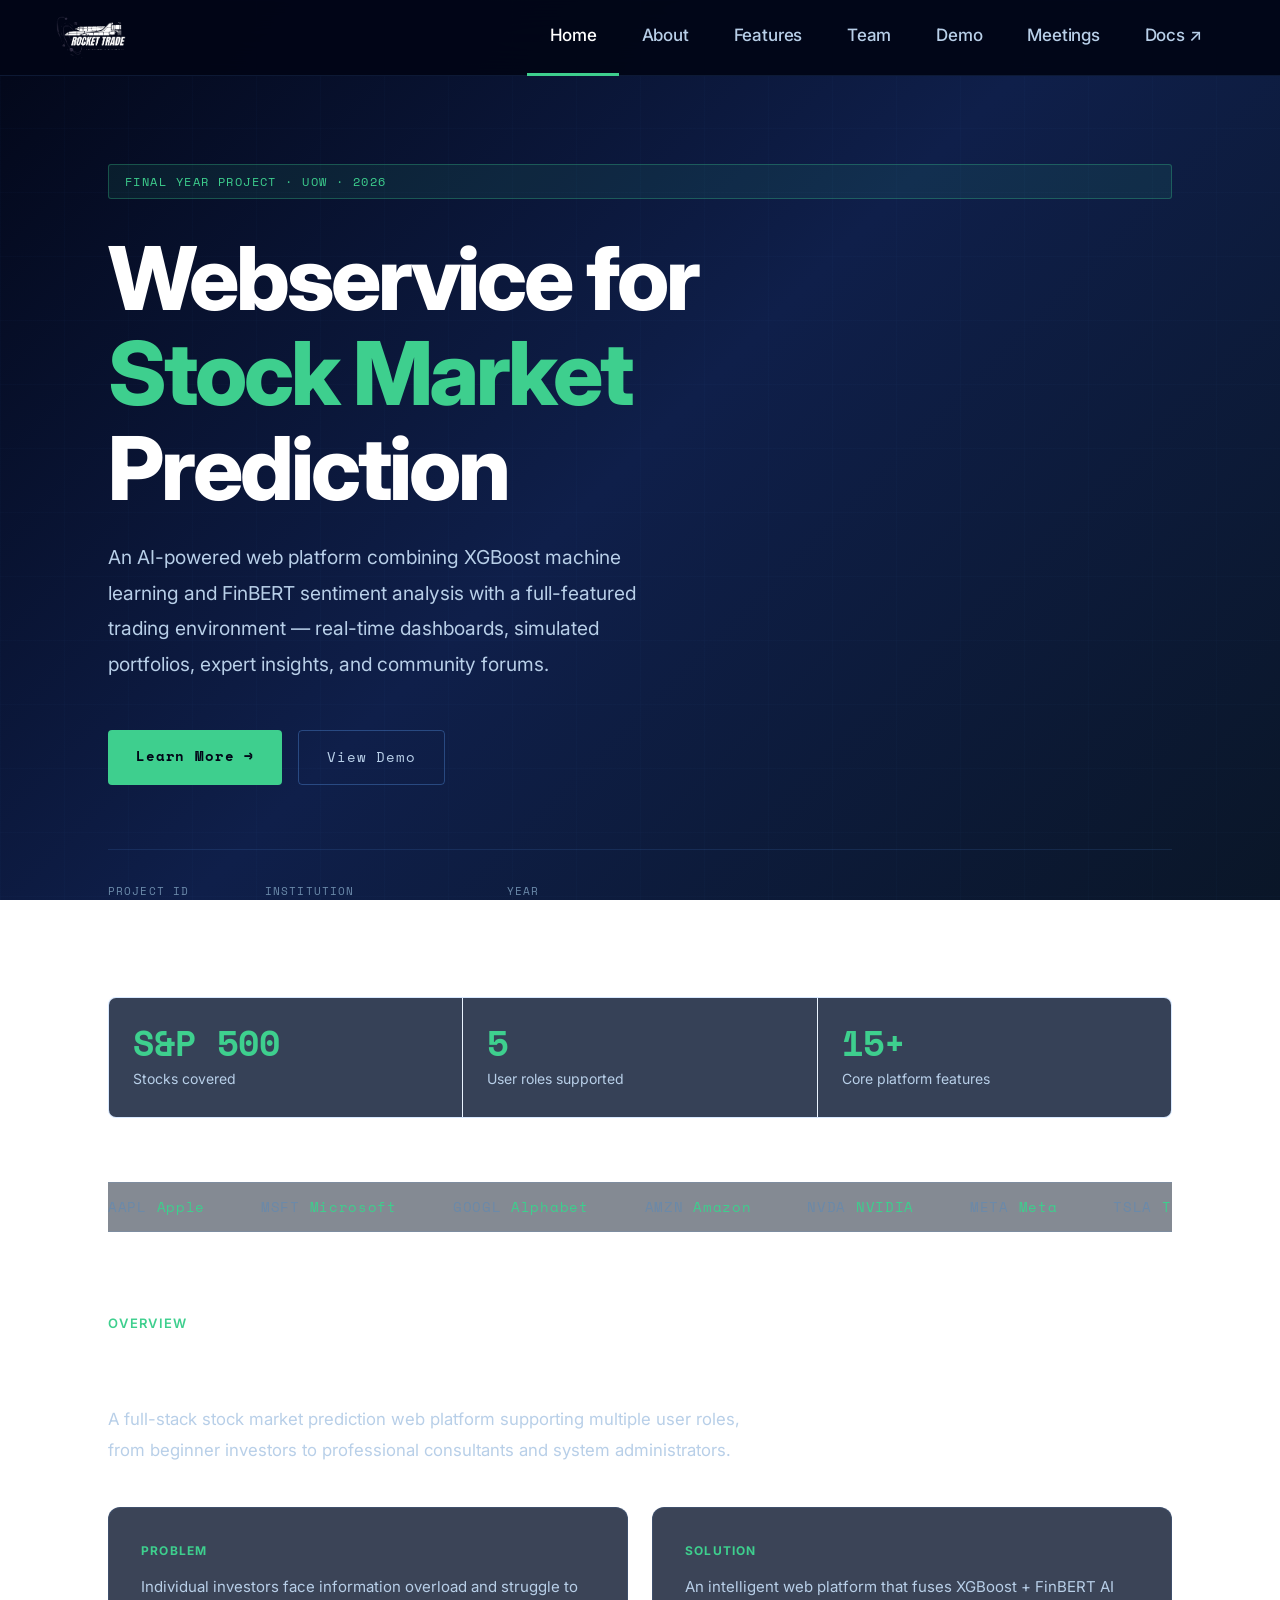
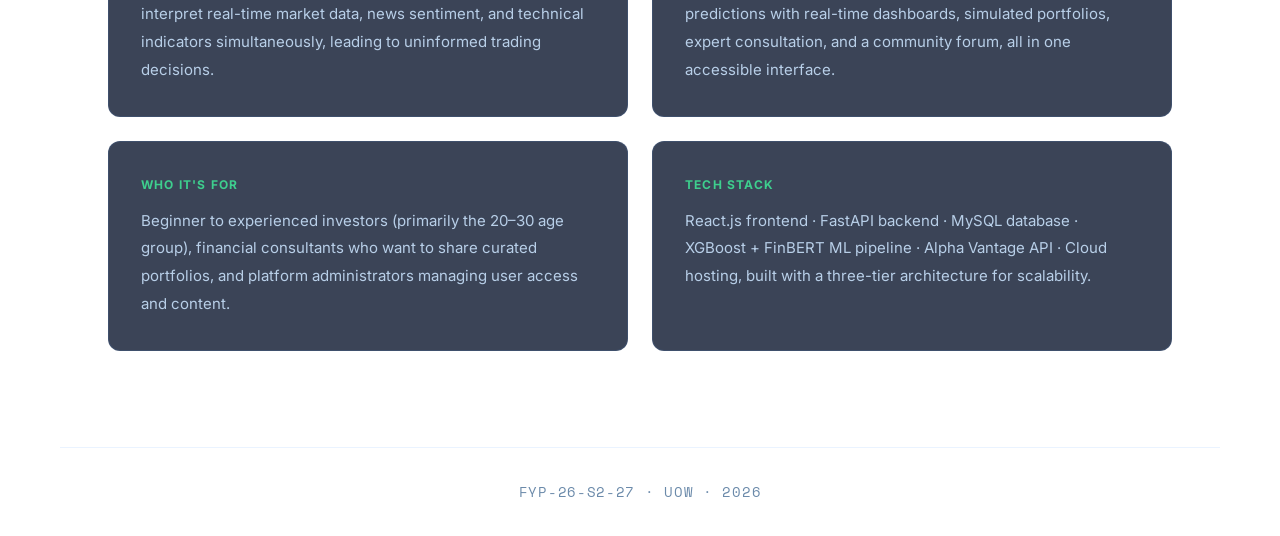
<file: index.html>
<!DOCTYPE html>
<html lang="en">

<head>
  <meta charset="UTF-8" />
  <meta name="viewport" content="width=device-width, initial-scale=1.0" />
  <title>Home | Rocket Trade</title>
  <link
    href="https://fonts.googleapis.com/css2?family=Inter:wght@400;500;600;700;800&family=Space+Mono:wght@400;700&display=swap"
    rel="stylesheet" />
  <link rel="stylesheet" href="style.css" />
  <style>
    .hero {
      min-height: calc(100vh - var(--nav-h));
      display: flex;
      flex-direction: column;
      justify-content: center;
      padding-top: 2rem;
      padding-bottom: 4rem;
    }

    .hero-tag {
      display: inline-block;
      font-family: var(--mono);
      font-size: 12px;
      letter-spacing: 0.12em;
      color: var(--accent);
      background: var(--accent-dim);
      border: 1px solid rgba(62, 207, 142, 0.3);
      padding: 6px 16px;
      border-radius: 3px;
      margin-bottom: 2rem;
      text-transform: uppercase;
    }

    .hero h1 {
      font-size: clamp(3rem, 7vw, 5.5rem);
      font-weight: 800;
      line-height: 1.08;
      letter-spacing: -0.035em;
      margin-bottom: 1.5rem;
    }

    .hero h1 .hi {
      color: var(--accent);
    }

    .hero-sub {
      font-size: 1.2rem;
      color: var(--text2);
      max-width: 580px;
      line-height: 1.85;
      margin-bottom: 3rem;
    }

    .hero-cta {
      display: flex;
      gap: 1rem;
      flex-wrap: wrap;
      margin-bottom: 4rem;
    }

    .btn-primary {
      display: inline-block;
      background: var(--accent);
      color: #020617;
      font-family: var(--mono);
      font-size: 14px;
      font-weight: 700;
      letter-spacing: 0.06em;
      text-decoration: none;
      padding: 14px 28px;
      border-radius: 4px;
      transition: opacity 0.2s, transform 0.2s;
    }

    .btn-primary:hover {
      opacity: 0.85;
      transform: translateY(-2px);
    }

    .btn-outline {
      display: inline-block;
      border: 1px solid var(--border2);
      color: var(--text2);
      font-family: var(--mono);
      font-size: 14px;
      letter-spacing: 0.06em;
      text-decoration: none;
      padding: 14px 28px;
      border-radius: 4px;
      transition: border-color 0.2s, color 0.2s, transform 0.2s;
    }

    .btn-outline:hover {
      border-color: var(--accent);
      color: var(--accent);
      transform: translateY(-2px);
    }

    .hero-meta {
      display: flex;
      gap: 3rem;
      flex-wrap: wrap;
      padding-top: 2rem;
      border-top: 1px solid var(--border);
    }

    .meta-item {
      display: flex;
      flex-direction: column;
      gap: 4px;
    }

    .meta-label {
      font-family: var(--mono);
      font-size: 11px;
      letter-spacing: 0.1em;
      color: var(--text3);
      text-transform: uppercase;
    }

    .meta-value {
      font-size: 16px;
      color: var(--text);
      font-weight: 500;
    }

    .stats-band {
      margin-top: 4rem;
      display: grid;
      grid-template-columns: repeat(3, 1fr);
      gap: 1px;
      background: var(--border);
      border: 1px solid var(--border);
      border-radius: 8px;
      overflow: hidden;
    }

    .stat-cell {
      background: var(--surface);
      padding: 1.75rem 1.5rem;
      transition: background 0.2s;
    }

    .stat-cell:hover {
      background: var(--surface2);
    }

    .stat-num {
      font-family: var(--mono);
      font-size: 2.2rem;
      font-weight: 700;
      color: var(--accent);
      line-height: 1;
      margin-bottom: 0.5rem;
    }

    .stat-lbl {
      font-size: 14px;
      color: var(--text2);
      line-height: 1.4;
    }

    .overview {
      margin-top: 5rem;
    }

    .overview-grid {
      display: grid;
      grid-template-columns: 1fr 1fr;
      gap: 1.5rem;
    }

    .overview-grid p {
      font-size: 15px;
      color: var(--text2);
      line-height: 1.85;
    }

    @media (max-width: 768px) {
      .hero {
        min-height: auto;
      }

      .stats-band {
        grid-template-columns: 1fr;
      }

      .overview-grid {
        grid-template-columns: 1fr;
      }
    }
  </style>
</head>

<body>
  <nav>
    <a class="nav-logo" href="index.html">
      <img src="logo_cropped.png" alt="Rocket Trade" style="height:44px;width:auto;object-fit:contain;" />
    </a>
    <ul class="nav-links">
      <li><a href="index.html" class="active">Home</a></li>
      <li><a href="about.html">About</a></li>
      <li><a href="features.html">Features</a></li>
      <li><a href="team.html">Team</a></li>
      <li><a href="demo.html">Demo</a></li>
      <li><a href="meetings.html">Meetings</a></li>
      <li><a href="https://drive.google.com/drive/folders/1y5m9E-L5vZWqZJQW11HQRAY9qTn9efrv?usp=drive_link"
          target="_blank">Docs ↗</a></li>
    </ul>
  </nav>
  <div class="page">
    <div class="hero">
      <div class="hero-tag anim-fade-in">Final Year Project · UOW · 2026</div>
      <h1 class="anim-fade-up anim-d1">Webservice for<br /><span class="hi">Stock Market</span><br />Prediction</h1>
      <p class="hero-sub anim-fade-up anim-d2">An AI-powered web platform combining XGBoost machine learning and FinBERT
        sentiment analysis with a full-featured trading environment — real-time dashboards, simulated portfolios, expert
        insights, and community forums.</p>
      <div class="hero-cta anim-fade-up anim-d3">
        <a href="about.html" class="btn-primary">Learn More →</a>
        <a href="demo.html" class="btn-outline">View Demo</a>
      </div>
      <div class="hero-meta anim-fade-up anim-d4">
        <div class="meta-item"><span class="meta-label">Project ID</span><span class="meta-value">FYP-26-S2-27</span>
        </div>
        <div class="meta-item"><span class="meta-label">Institution</span><span class="meta-value">University of
            Wollongong</span></div>
        <div class="meta-item"><span class="meta-label">Year</span><span class="meta-value">2025 / 2026</span></div>
      </div>
      <div class="stats-band anim-fade-up anim-d5">
        <div class="stat-cell">
          <div class="stat-num">S&amp;P 500</div>
          <div class="stat-lbl">Stocks covered</div>
        </div>
        <div class="stat-cell">
          <div class="stat-num">5</div>
          <div class="stat-lbl">User roles supported</div>
        </div>
        <div class="stat-cell">
          <div class="stat-num">15+</div>
          <div class="stat-lbl">Core platform features</div>
        </div>
      </div>
    </div>

    <div class="ticker-wrap reveal">
      <div class="ticker-track">
        <span class="ticker-item">AAPL <span>Apple</span></span><span class="ticker-item">MSFT
          <span>Microsoft</span></span><span class="ticker-item">GOOGL <span>Alphabet</span></span><span
          class="ticker-item">AMZN <span>Amazon</span></span><span class="ticker-item">NVDA
          <span>NVIDIA</span></span><span class="ticker-item">META <span>Meta</span></span><span
          class="ticker-item">TSLA <span>Tesla</span></span><span class="ticker-item">AVGO
          <span>Broadcom</span></span><span class="ticker-item">ORCL <span>Oracle</span></span><span
          class="ticker-item">AMD <span>AMD</span></span>
        <span class="ticker-item">AAPL <span>Apple</span></span><span class="ticker-item">MSFT
          <span>Microsoft</span></span><span class="ticker-item">GOOGL <span>Alphabet</span></span><span
          class="ticker-item">AMZN <span>Amazon</span></span><span class="ticker-item">NVDA
          <span>NVIDIA</span></span><span class="ticker-item">META <span>Meta</span></span><span
          class="ticker-item">TSLA <span>Tesla</span></span><span class="ticker-item">AVGO
          <span>Broadcom</span></span><span class="ticker-item">ORCL <span>Oracle</span></span><span
          class="ticker-item">AMD <span>AMD</span></span>
      </div>
    </div>

    <div class="overview">
      <div class="sec-label reveal">Overview</div>
      <h2 class="sec-title reveal delay-1">What we built</h2>
      <p class="sec-desc reveal delay-2">A full-stack stock market prediction web platform supporting multiple user
        roles, from beginner investors to professional consultants and system administrators.</p>
      <div class="overview-grid">
        <div class="card reveal delay-1">
          <div class="card-label">Problem</div>
          <p>Individual investors face information overload and struggle to interpret real-time market data, news
            sentiment, and technical indicators simultaneously, leading to uninformed trading decisions.</p>
        </div>
        <div class="card reveal delay-2">
          <div class="card-label">Solution</div>
          <p>An intelligent web platform that fuses XGBoost + FinBERT AI predictions with real-time dashboards,
            simulated portfolios, expert consultation, and a community forum, all in one accessible interface.</p>
        </div>
        <div class="card reveal delay-3">
          <div class="card-label">Who It's For</div>
          <p>Beginner to experienced investors (primarily the 20–30 age group), financial consultants who want to share
            curated portfolios, and platform administrators managing user access and content.</p>
        </div>
        <div class="card reveal delay-4">
          <div class="card-label">Tech Stack</div>
          <p>React.js frontend · FastAPI backend · MySQL database · XGBoost + FinBERT ML pipeline · Alpha Vantage API ·
            Cloud hosting, built with a three-tier architecture for scalability.</p>
        </div>
      </div>
    </div>
  </div>
  <footer><span>FYP-26-S2-27 · UOW · 2026</span></footer>
  <script>
    const obs = new IntersectionObserver(entries => {
      entries.forEach(e => { if (e.isIntersecting) { e.target.classList.add('visible'); obs.unobserve(e.target); } });
    }, { threshold: 0.1 });
    document.querySelectorAll('.reveal, .reveal-left, .reveal-right').forEach(el => obs.observe(el));
  </script>
</body>

</html>
</file>
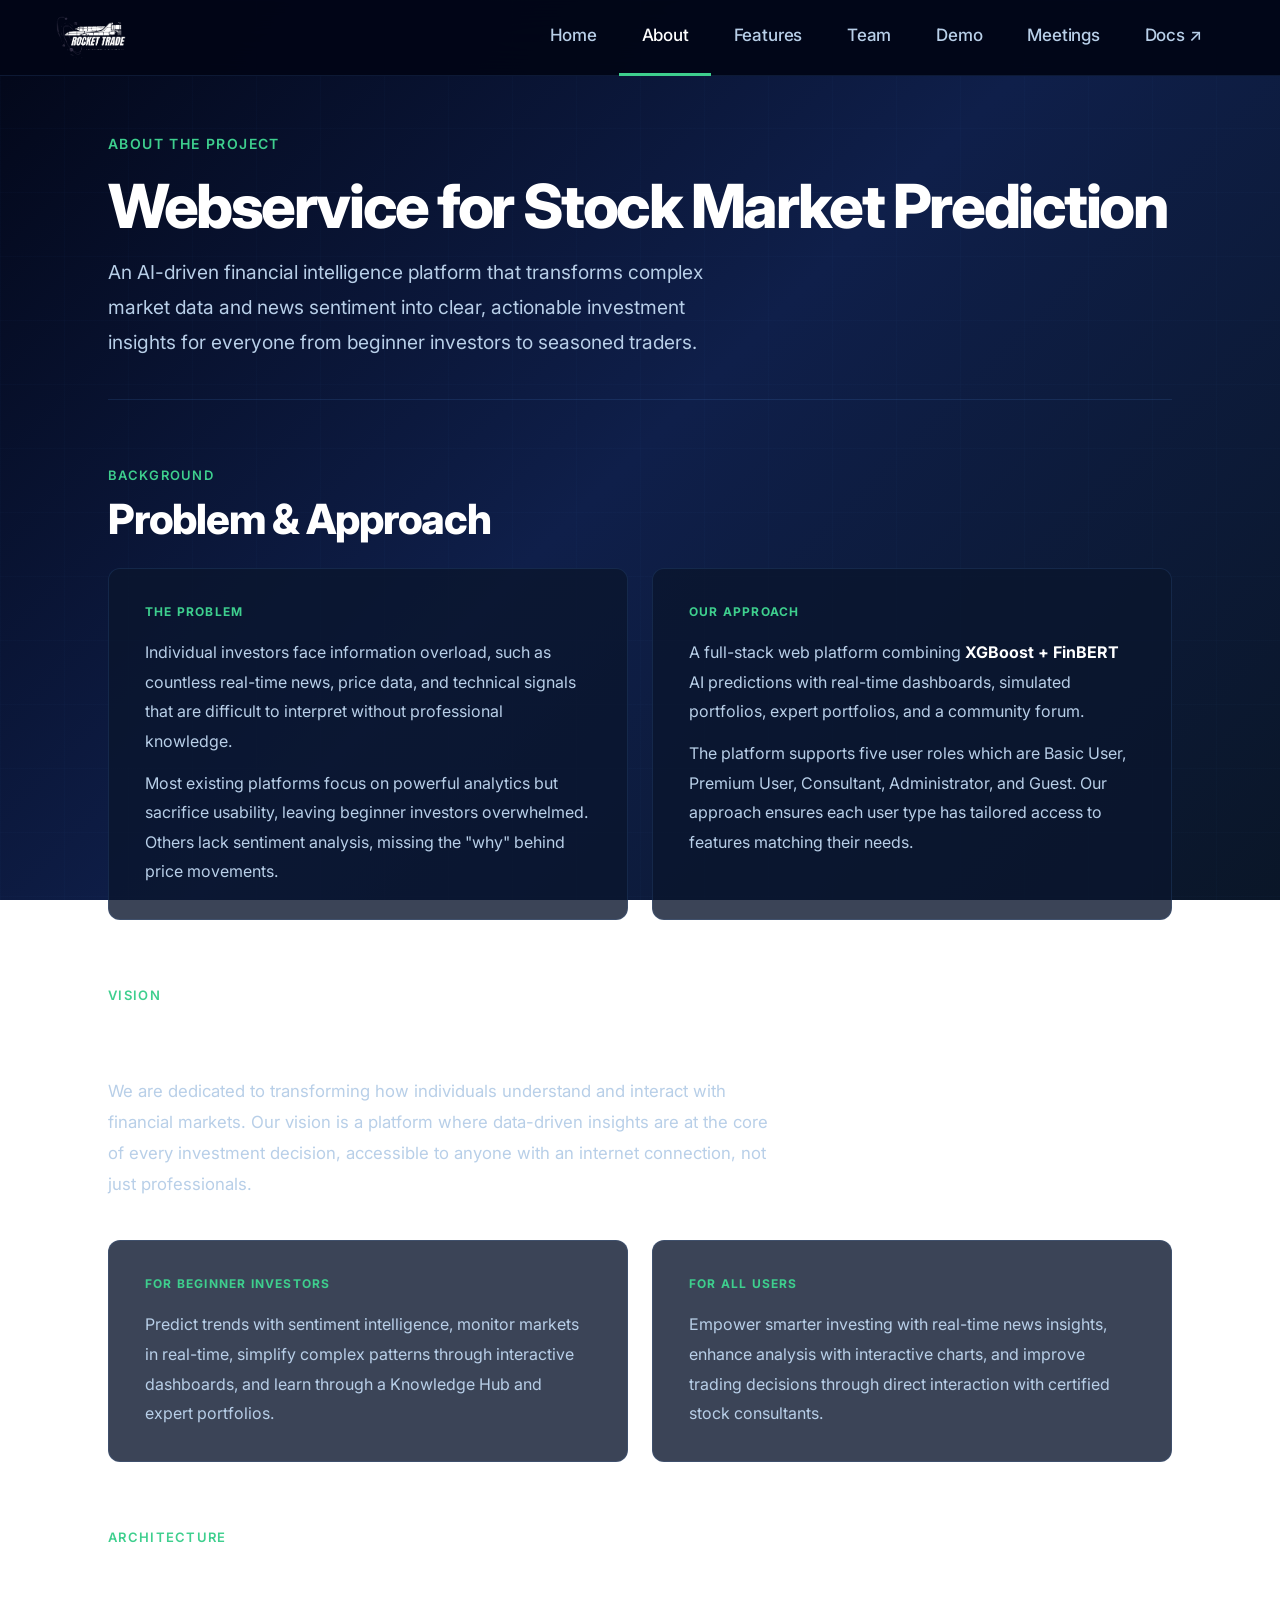
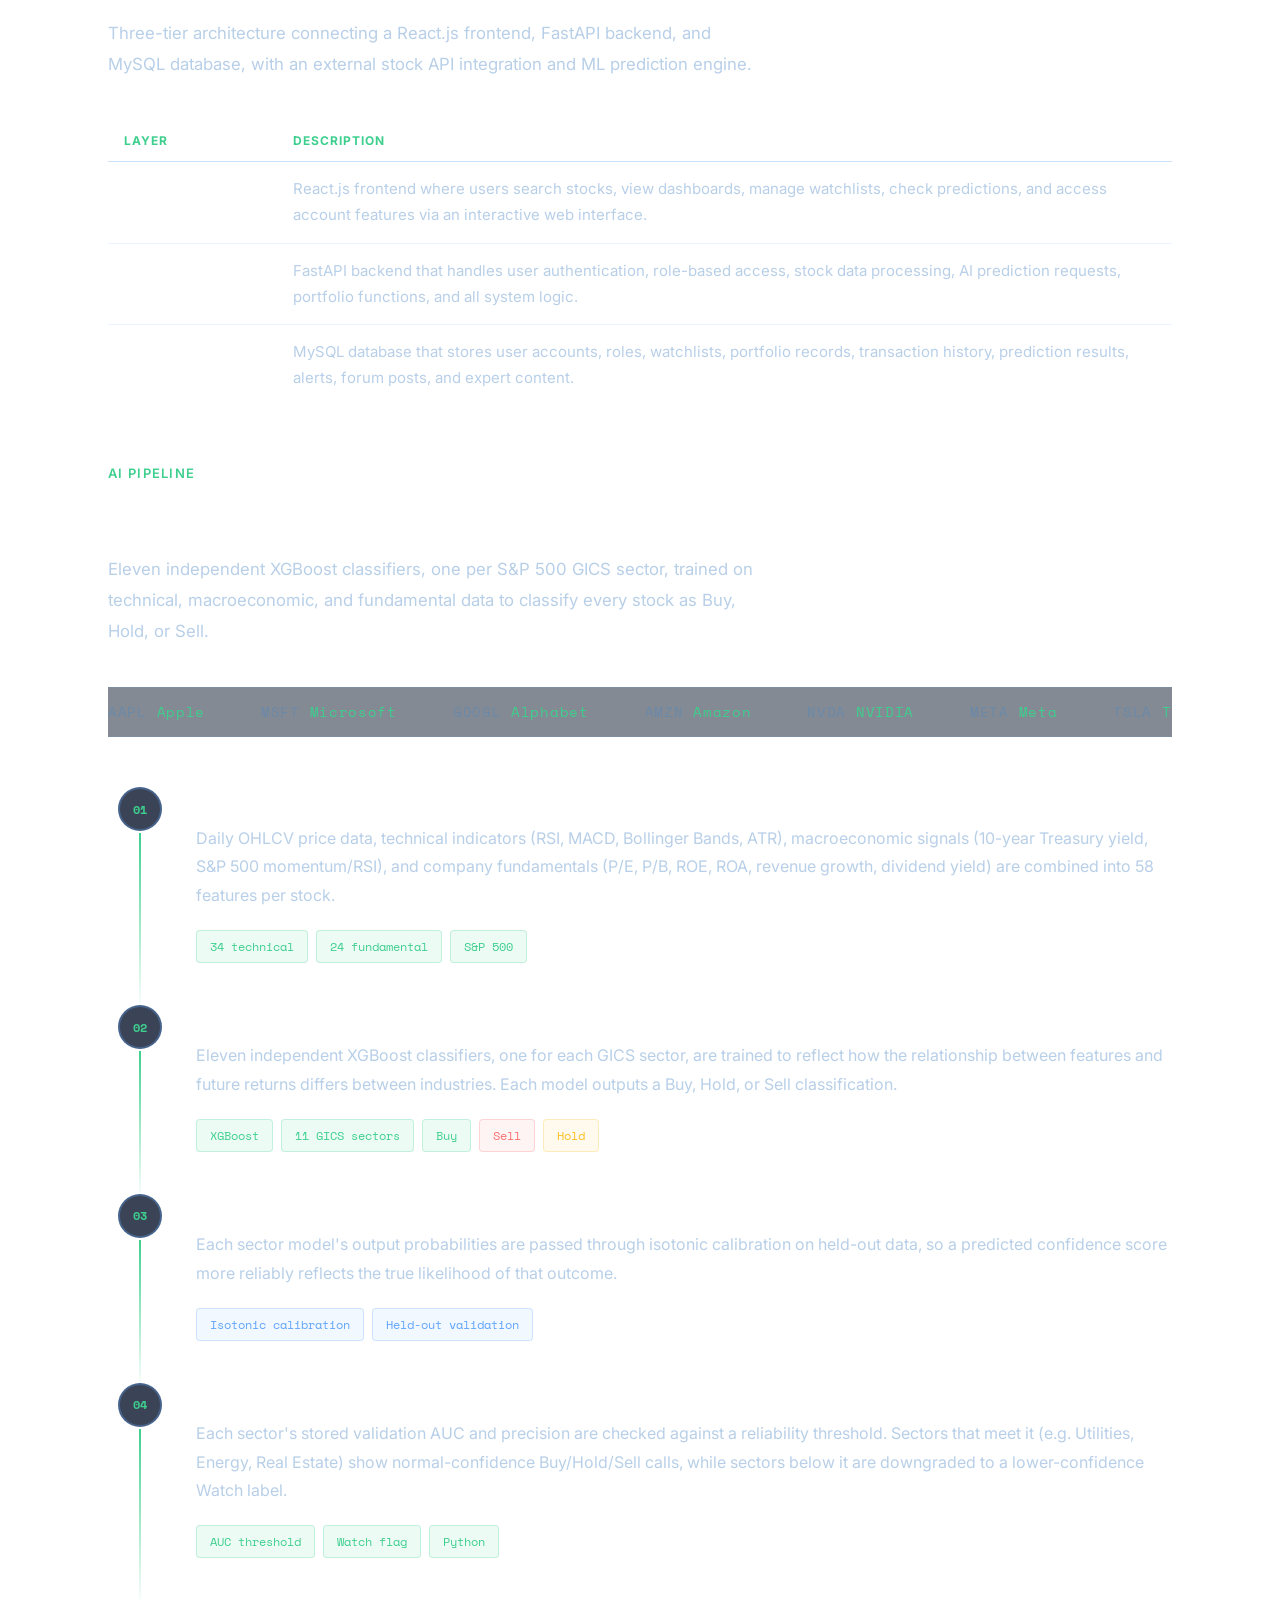
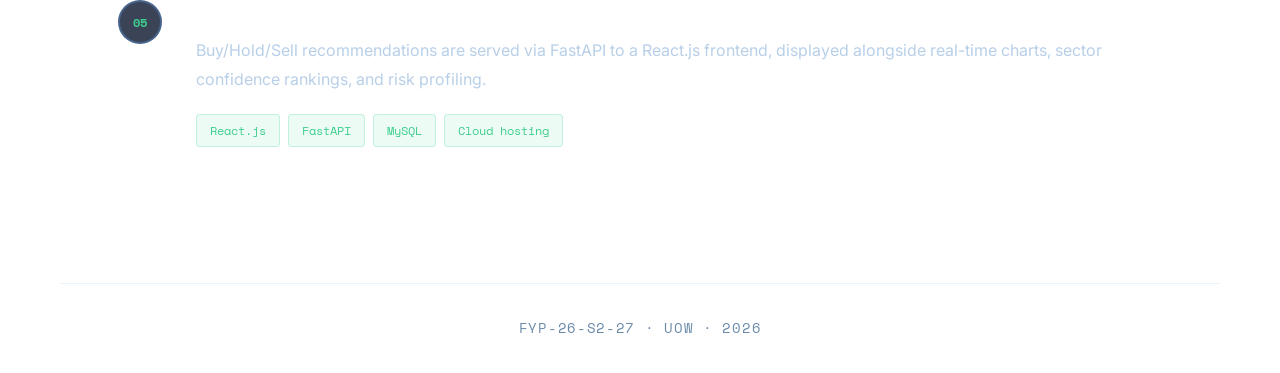
<file: about.html>
<!DOCTYPE html>
<html lang="en">

<head>
  <meta charset="UTF-8" />
  <meta name="viewport" content="width=device-width, initial-scale=1.0" />
  <title>About | Rocket Trade</title>
  <link
    href="https://fonts.googleapis.com/css2?family=Inter:wght@400;500;600;700;800&family=Space+Mono:wght@400;700&display=swap"
    rel="stylesheet" />
  <link rel="stylesheet" href="style.css" />
  <style>
    .two-col {
      display: grid;
      grid-template-columns: 1fr 1fr;
      gap: 1.5rem;
      margin-bottom: 4rem;
    }

    .ps-card {
      background: var(--surface);
      border: 1px solid var(--border);
      border-radius: 12px;
      padding: 2rem 2.25rem;
      transition: border-color 0.25s, transform 0.3s, box-shadow 0.3s;
    }

    .ps-card:hover {
      border-color: var(--border2);
      transform: translateY(-5px);
      box-shadow: 0 20px 40px rgba(0, 0, 0, 0.3);
    }

    .ps-label {
      font-size: 12px;
      font-weight: 700;
      letter-spacing: 0.1em;
      color: var(--accent);
      text-transform: uppercase;
      margin-bottom: 1rem;
    }

    .ps-card p {
      font-size: 1rem;
      color: var(--text2);
      line-height: 1.85;
    }

    .ps-card p+p {
      margin-top: 0.75rem;
    }

    .arch-table {
      width: 100%;
      border-collapse: collapse;
      margin: 1.5rem 0;
    }

    .arch-table th {
      font-size: 12px;
      font-weight: 700;
      letter-spacing: 0.08em;
      color: var(--accent);
      text-transform: uppercase;
      text-align: left;
      padding: 10px 16px;
      border-bottom: 1px solid var(--border2);
    }

    .arch-table td {
      padding: 14px 16px;
      color: var(--text2);
      border-bottom: 1px solid var(--border);
      font-size: 15px;
      vertical-align: top;
    }

    .arch-table td:first-child {
      color: var(--text);
      font-weight: 600;
      white-space: nowrap;
    }

    .arch-table tr:last-child td {
      border-bottom: none;
    }

    .pipeline {
      display: flex;
      flex-direction: column;
      gap: 0;
    }

    .p-step {
      display: grid;
      grid-template-columns: 64px 1fr;
      gap: 1.5rem;
      position: relative;
    }

    .p-step:not(:last-child)::after {
      content: '';
      position: absolute;
      left: 31px;
      top: 48px;
      bottom: -8px;
      width: 2px;
      background: linear-gradient(to bottom, var(--accent), transparent);
    }

    .p-num-wrap {
      display: flex;
      flex-direction: column;
      align-items: center;
      padding-top: 2px;
    }

    .p-circle {
      width: 44px;
      height: 44px;
      border: 2px solid var(--border2);
      border-radius: 50%;
      display: flex;
      align-items: center;
      justify-content: center;
      font-family: var(--mono);
      font-size: 12px;
      font-weight: 700;
      color: var(--accent);
      background: var(--surface);
      flex-shrink: 0;
      transition: border-color 0.3s, background 0.3s;
    }

    .p-step:hover .p-circle {
      border-color: var(--accent);
      background: var(--accent-dim);
    }

    .p-body {
      padding-bottom: 2.5rem;
    }

    .p-title {
      font-size: 1.15rem;
      font-weight: 700;
      color: var(--text);
      margin-bottom: 6px;
    }

    .p-desc {
      font-size: 1rem;
      color: var(--text2);
      line-height: 1.8;
    }

    @media (max-width: 768px) {
      .two-col {
        grid-template-columns: 1fr;
      }
    }
  </style>
</head>

<body>
  <nav>
    <a class="nav-logo" href="index.html">
      <img src="logo_cropped.png" alt="Rocket Trade" style="height:44px;width:auto;object-fit:contain;" />
    </a>
    <ul class="nav-links">
      <li><a href="index.html">Home</a></li>
      <li><a href="about.html" class="active">About</a></li>
      <li><a href="features.html">Features</a></li>
      <li><a href="team.html">Team</a></li>
      <li><a href="demo.html">Demo</a></li>
      <li><a href="meetings.html">Meetings</a></li>
      <li><a href="https://drive.google.com/drive/folders/1y5m9E-L5vZWqZJQW11HQRAY9qTn9efrv?usp=drive_linkz"
          target="_blank">Docs ↗</a></li>
    </ul>
  </nav>
  <div class="page">
    <div class="page-header reveal">
      <div class="page-eyebrow">About the Project</div>
      <h1 class="page-title">Webservice for Stock Market Prediction</h1>
      <p class="page-subtitle">An AI-driven financial intelligence platform that transforms complex market data and news
        sentiment into clear, actionable investment insights for everyone from beginner investors to seasoned traders.
      </p>
    </div>

    <div class="sec-label reveal">Background</div>
    <h2 class="sec-title reveal delay-1">Problem &amp; Approach</h2>
    <div class="two-col" style="margin-top:1.5rem">
      <div class="ps-card reveal delay-1">
        <div class="ps-label">The Problem</div>
        <p>Individual investors face information overload, such as countless real-time news, price data, and technical
          signals that are difficult to interpret without professional knowledge.</p>
        <p>Most existing platforms focus on powerful analytics but sacrifice usability, leaving beginner investors
          overwhelmed. Others lack sentiment analysis, missing the "why" behind price movements.</p>
      </div>
      <div class="ps-card reveal delay-2">
        <div class="ps-label">Our Approach</div>
        <p>A full-stack web platform combining <strong style="color:var(--text)">XGBoost + FinBERT</strong> AI
          predictions with real-time dashboards, simulated portfolios, expert portfolios, and a community forum.</p>
        <p>The platform supports five user roles which are Basic User, Premium User, Consultant, Administrator, and
          Guest. Our approach ensures each user type has tailored access to features matching their needs.</p>
      </div>
    </div>

    <div class="sec-label reveal" style="margin-top:3.5rem">Vision</div>
    <h2 class="sec-title reveal delay-1">Our vision</h2>
    <p class="sec-desc reveal delay-2">We are dedicated to transforming how individuals understand and interact with
      financial markets. Our vision is a platform where data-driven insights are at the core of every investment
      decision, accessible to anyone with an internet connection, not just professionals.</p>

    <div class="two-col">
      <div class="ps-card reveal delay-1">
        <div class="ps-label">For Beginner Investors</div>
        <p>Predict trends with sentiment intelligence, monitor markets in real-time, simplify complex patterns through
          interactive dashboards, and learn through a Knowledge Hub and expert portfolios.</p>
      </div>
      <div class="ps-card reveal delay-2">
        <div class="ps-label">For All Users</div>
        <p>Empower smarter investing with real-time news insights, enhance analysis with interactive charts, and improve
          trading decisions through direct interaction with certified stock consultants.</p>
      </div>
    </div>

    <div class="sec-label reveal" style="margin-top:3.5rem">Architecture</div>
    <h2 class="sec-title reveal delay-1">System architecture</h2>
    <p class="sec-desc reveal delay-2">Three-tier architecture connecting a React.js frontend, FastAPI backend, and
      MySQL database, with an external stock API integration and ML prediction engine.</p>

    <div class="reveal">
      <table class="arch-table">
        <thead>
          <tr>
            <th>Layer</th>
            <th>Description</th>
          </tr>
        </thead>
        <tbody>
          <tr>
            <td>Presentation Layer</td>
            <td>React.js frontend where users search stocks, view dashboards, manage watchlists, check predictions, and
              access account features via an interactive web interface.</td>
          </tr>
          <tr>
            <td>Application Layer</td>
            <td>FastAPI backend that handles user authentication, role-based access, stock data processing, AI prediction
              requests, portfolio functions, and all system logic.</td>
          </tr>
          <tr>
            <td>Data Layer</td>
            <td>MySQL database that stores user accounts, roles, watchlists, portfolio records, transaction history,
              prediction results, alerts, forum posts, and expert content.</td>
          </tr>
        </tbody>
      </table>
    </div>

    <div class="sec-label reveal" style="margin-top:3.5rem">AI Pipeline</div>
    <h2 class="sec-title reveal delay-1">Machine learning pipeline</h2>
    <p class="sec-desc reveal delay-2">Eleven independent XGBoost classifiers, one per S&amp;P 500 GICS sector, trained
      on technical, macroeconomic, and fundamental data to classify every stock as Buy, Hold, or Sell.</p>

    <div class="ticker-wrap reveal">
      <div class="ticker-track">
        <span class="ticker-item">AAPL <span>Apple</span></span><span class="ticker-item">MSFT
          <span>Microsoft</span></span><span class="ticker-item">GOOGL <span>Alphabet</span></span><span
          class="ticker-item">AMZN <span>Amazon</span></span><span class="ticker-item">NVDA
          <span>NVIDIA</span></span><span class="ticker-item">META <span>Meta</span></span><span
          class="ticker-item">TSLA <span>Tesla</span></span><span class="ticker-item">AVGO
          <span>Broadcom</span></span><span class="ticker-item">ORCL <span>Oracle</span></span><span
          class="ticker-item">AMD <span>AMD</span></span>
        <span class="ticker-item">AAPL <span>Apple</span></span><span class="ticker-item">MSFT
          <span>Microsoft</span></span><span class="ticker-item">GOOGL <span>Alphabet</span></span><span
          class="ticker-item">AMZN <span>Amazon</span></span><span class="ticker-item">NVDA
          <span>NVIDIA</span></span><span class="ticker-item">META <span>Meta</span></span><span
          class="ticker-item">TSLA <span>Tesla</span></span><span class="ticker-item">AVGO
          <span>Broadcom</span></span><span class="ticker-item">ORCL <span>Oracle</span></span><span
          class="ticker-item">AMD <span>AMD</span></span>
      </div>
    </div>

    <div class="pipeline">
      <div class="p-step reveal delay-1">
        <div class="p-num-wrap">
          <div class="p-circle">01</div>
        </div>
        <div class="p-body">
          <div class="p-title">Data retrieval &amp; feature engineering</div>
          <div class="p-desc">Daily OHLCV price data, technical indicators (RSI, MACD, Bollinger Bands, ATR),
            macroeconomic signals (10-year Treasury yield, S&amp;P 500 momentum/RSI), and company fundamentals (P/E,
            P/B, ROE, ROA, revenue growth, dividend yield) are combined into 58 features per stock.</div>
          <div class="tag-row"><span class="tag">34 technical</span><span class="tag">24 fundamental</span><span
              class="tag">S&amp;P 500</span></div>
        </div>
      </div>
      <div class="p-step reveal delay-2">
        <div class="p-num-wrap">
          <div class="p-circle">02</div>
        </div>
        <div class="p-body">
          <div class="p-title">Per-sector XGBoost training</div>
          <div class="p-desc">Eleven independent XGBoost classifiers, one for each GICS sector, are trained to reflect
            how the relationship between features and future returns differs between industries. Each model outputs a
            Buy, Hold, or Sell classification.</div>
          <div class="tag-row"><span class="tag">XGBoost</span><span class="tag">11 GICS sectors</span><span
              class="tag">Buy</span><span class="tag red">Sell</span><span class="tag amber">Hold</span></div>
        </div>
      </div>
      <div class="p-step reveal delay-3">
        <div class="p-num-wrap">
          <div class="p-circle">03</div>
        </div>
        <div class="p-body">
          <div class="p-title">Probability calibration</div>
          <div class="p-desc">Each sector model's output probabilities are passed through isotonic calibration on
            held-out data, so a predicted confidence score more reliably reflects the true likelihood of that
            outcome.</div>
          <div class="tag-row"><span class="tag blue">Isotonic calibration</span><span class="tag blue">Held-out
              validation</span></div>
        </div>
      </div>
      <div class="p-step reveal delay-4">
        <div class="p-num-wrap">
          <div class="p-circle">04</div>
        </div>
        <div class="p-body">
          <div class="p-title">Confidence-gated prediction</div>
          <div class="p-desc">Each sector's stored validation AUC and precision are checked against a reliability
            threshold. Sectors that meet it (e.g. Utilities, Energy, Real Estate) show normal-confidence Buy/Hold/Sell
            calls, while sectors below it are downgraded to a lower-confidence Watch label.</div>
          <div class="tag-row"><span class="tag">AUC threshold</span><span class="tag">Watch flag</span><span
              class="tag">Python</span></div>
        </div>
      </div>
      <div class="p-step reveal delay-5">
        <div class="p-num-wrap">
          <div class="p-circle">05</div>
        </div>
        <div class="p-body">
          <div class="p-title">Platform delivery</div>
          <div class="p-desc">Buy/Hold/Sell recommendations are served via FastAPI to a React.js frontend, displayed
            alongside real-time charts, sector confidence rankings, and risk profiling.</div>
          <div class="tag-row"><span class="tag">React.js</span><span class="tag">FastAPI</span><span
              class="tag">MySQL</span><span class="tag">Cloud hosting</span></div>
        </div>
      </div>
    </div>
  </div>
  <footer><span>FYP-26-S2-27 · UOW · 2026</span></footer>
  <script>
    const obs = new IntersectionObserver(entries => {
      entries.forEach(e => { if (e.isIntersecting) { e.target.classList.add('visible'); obs.unobserve(e.target); } });
    }, { threshold: 0.1 });
    document.querySelectorAll('.reveal, .reveal-left, .reveal-right').forEach(el => obs.observe(el));
  </script>
</body>

</html>
</file>
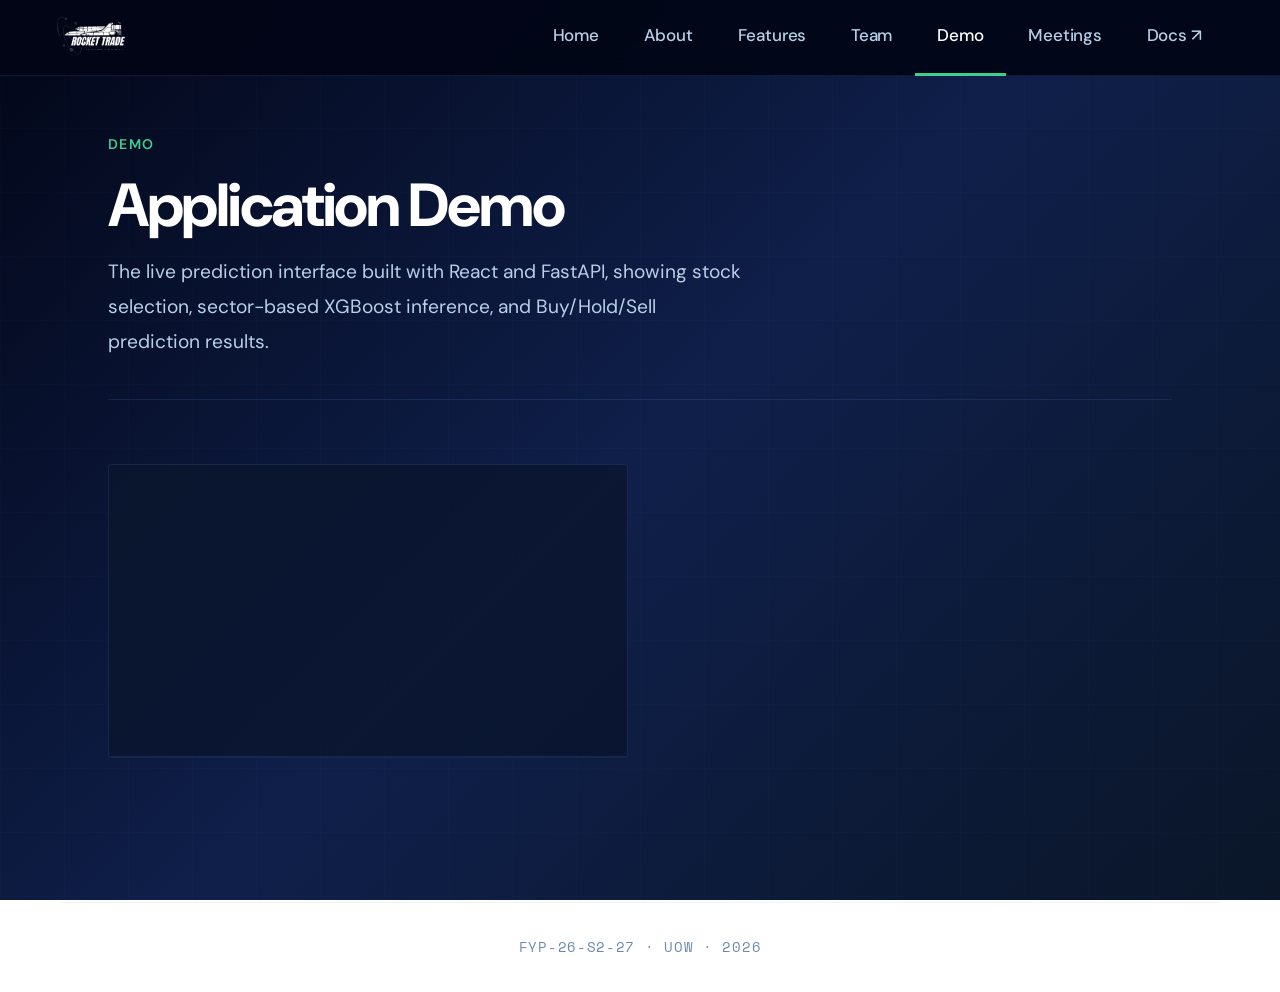
<file: demo.html>
<!DOCTYPE html>
<html lang="en">

<head>
  <meta charset="UTF-8" />
  <meta name="viewport" content="width=device-width, initial-scale=1.0" />
  <title>Demo | FYP-26-S2-27</title>
  <link
    href="https://fonts.googleapis.com/css2?family=Space+Mono:wght@400;700&family=DM+Sans:wght@300;400;500;600;700&display=swap"
    rel="stylesheet" />
  <link rel="stylesheet" href="style.css" />
  <style>
    .video-grid {
      display: grid;
      grid-template-columns: 1fr 1fr;
      gap: 1.5rem;
      margin-bottom: 3rem;
    }

    .video-card {
      background: var(--surface);
      border: 1px solid var(--border);
      border-radius: 4px;
      overflow: hidden;
      transition: border-color 0.2s;
    }

    .video-card:hover {
      border-color: var(--border2);
    }

    .video-embed-wrap {
      position: relative;
      padding-bottom: 56.25%;
      /* 16:9 */
      height: 0;
      overflow: hidden;
      border-bottom: 1px solid var(--border);
      background: var(--bg3);
    }

    .video-embed-wrap iframe {
      position: absolute;
      top: 0;
      left: 0;
      width: 100%;
      height: 100%;
      border: 0;
    }

    .demo-caption {
      padding: 1rem 1.125rem;
    }

    .demo-caption-num {
      font-family: var(--mono);
      font-size: 10px;
      color: var(--text2);
      letter-spacing: 0.1em;
      margin-bottom: 3px;
    }

    .demo-caption-title {
      font-size: 14px;
      font-weight: 500;
      color: var(--text);
      margin-bottom: 3px;
    }

    .demo-caption-sub {
      font-size: 13px;
      color: var(--text2);
    }

    .how-it-works {
      margin-top: 3.5rem;
      padding-top: 2.5rem;
      border-top: 1px solid var(--border);
    }

    .how-steps {
      display: grid;
      grid-template-columns: repeat(3, 1fr);
      gap: 1.25rem;
      margin-top: 1.5rem;
    }

    .how-step {
      background: var(--surface);
      border: 1px solid var(--border);
      border-radius: 4px;
      padding: 1.25rem;
    }

    .how-step-num {
      font-family: var(--mono);
      font-size: 1.5rem;
      font-weight: 700;
      color: var(--accent);
      opacity: 0.4;
      line-height: 1;
      margin-bottom: 0.75rem;
    }

    .how-step-title {
      font-size: 14px;
      font-weight: 500;
      color: var(--text);
      margin-bottom: 5px;
    }

    .how-step-desc {
      font-size: 13px;
      color: var(--text2);
      line-height: 1.7;
    }

    .add-note {
      margin-top: 1.25rem;
      padding: 1rem 1.25rem;
      background: var(--surface);
      border: 1px solid var(--border);
      border-left: 3px solid var(--accent);
      border-radius: 0 4px 4px 0;
      font-family: var(--mono);
      font-size: 12px;
      color: var(--text2);
      line-height: 1.8;
    }

    @media (max-width: 768px) {
      .video-grid {
        grid-template-columns: 1fr;
      }

      .how-steps {
        grid-template-columns: 1fr;
      }
    }
  </style>
</head>

<body>
  <nav>
    <a class="nav-logo" href="index.html">
      <img src="logo_cropped.png" alt="Rocket Trade Logo"
        style="height:44px;width:auto;max-width:160px;object-fit:contain;" />
    </a>
    <ul class="nav-links">
      <li><a href="index.html">Home</a></li>
      <li><a href="about.html">About</a></li>
      <li><a href="features.html">Features</a></li>
      <li><a href="team.html">Team</a></li>
      <li><a href="demo.html" class="active">Demo</a></li>
      <li><a href="meetings.html">Meetings</a></li>
      <li><a href="https://drive.google.com/drive/folders/1y5m9E-L5vZWqZJQW11HQRAY9qTn9efrv?usp=drive_link"
          target="_blank">Docs ↗</a></li>
    </ul>
  </nav>

  <div class="page">
    <div class="page-header">
      <div class="page-eyebrow">Demo</div>
      <h1 class="page-title">Application Demo</h1>
      <p class="page-subtitle">The live prediction interface built with React and FastAPI, showing stock selection,
        sector-based XGBoost inference, and Buy/Hold/Sell prediction results.</p>
    </div>

    <div class="video-grid">

      <div class="video-card">
        <div class="video-embed-wrap">
          <iframe src="https://drive.google.com/file/d/1nB5mkFW5rYE-qAT45anNGR-9vBefTMiK/preview"
            title="Rocket Trade demo video 1" allow="autoplay"
            allowfullscreen></iframe>
        </div>
      </div>

    </div>

    

  </div>

  <footer><span>FYP-26-S2-27 · UOW · 2026</span></footer>
</body>

</html>
</file>
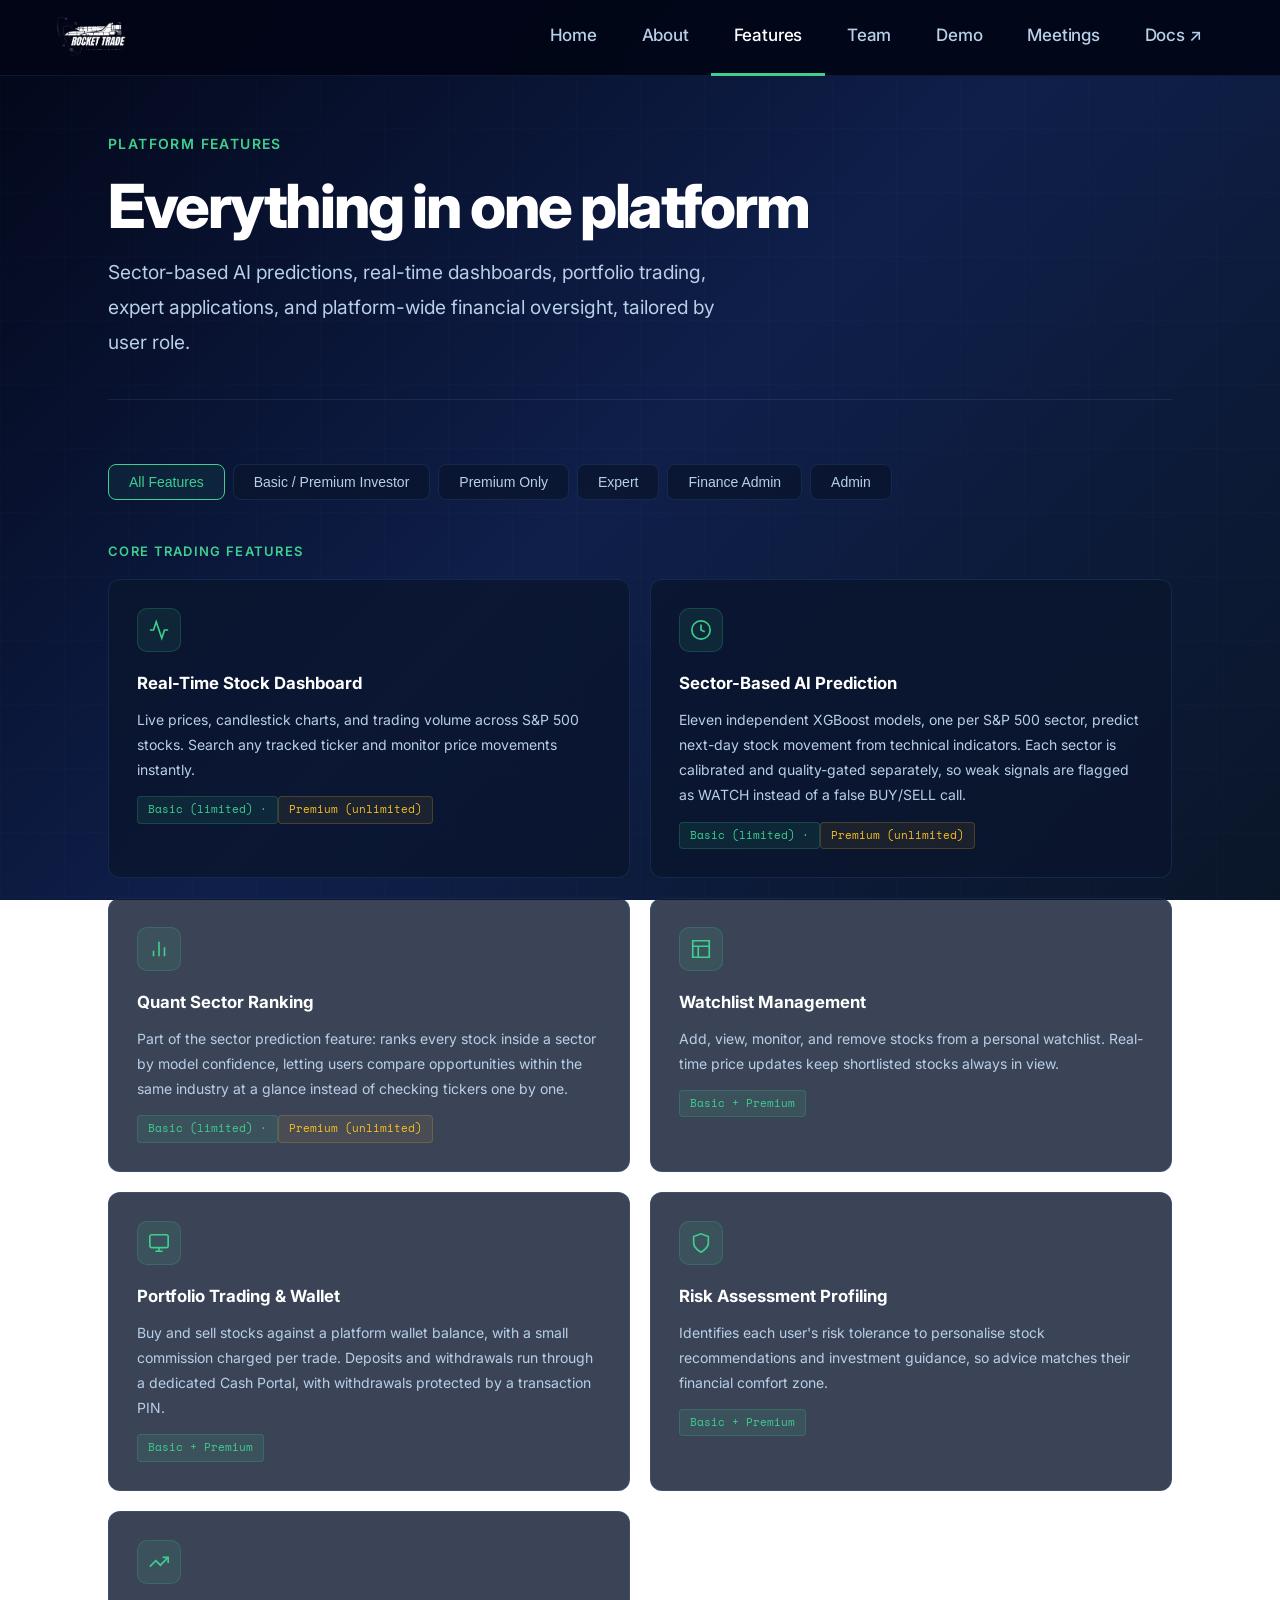
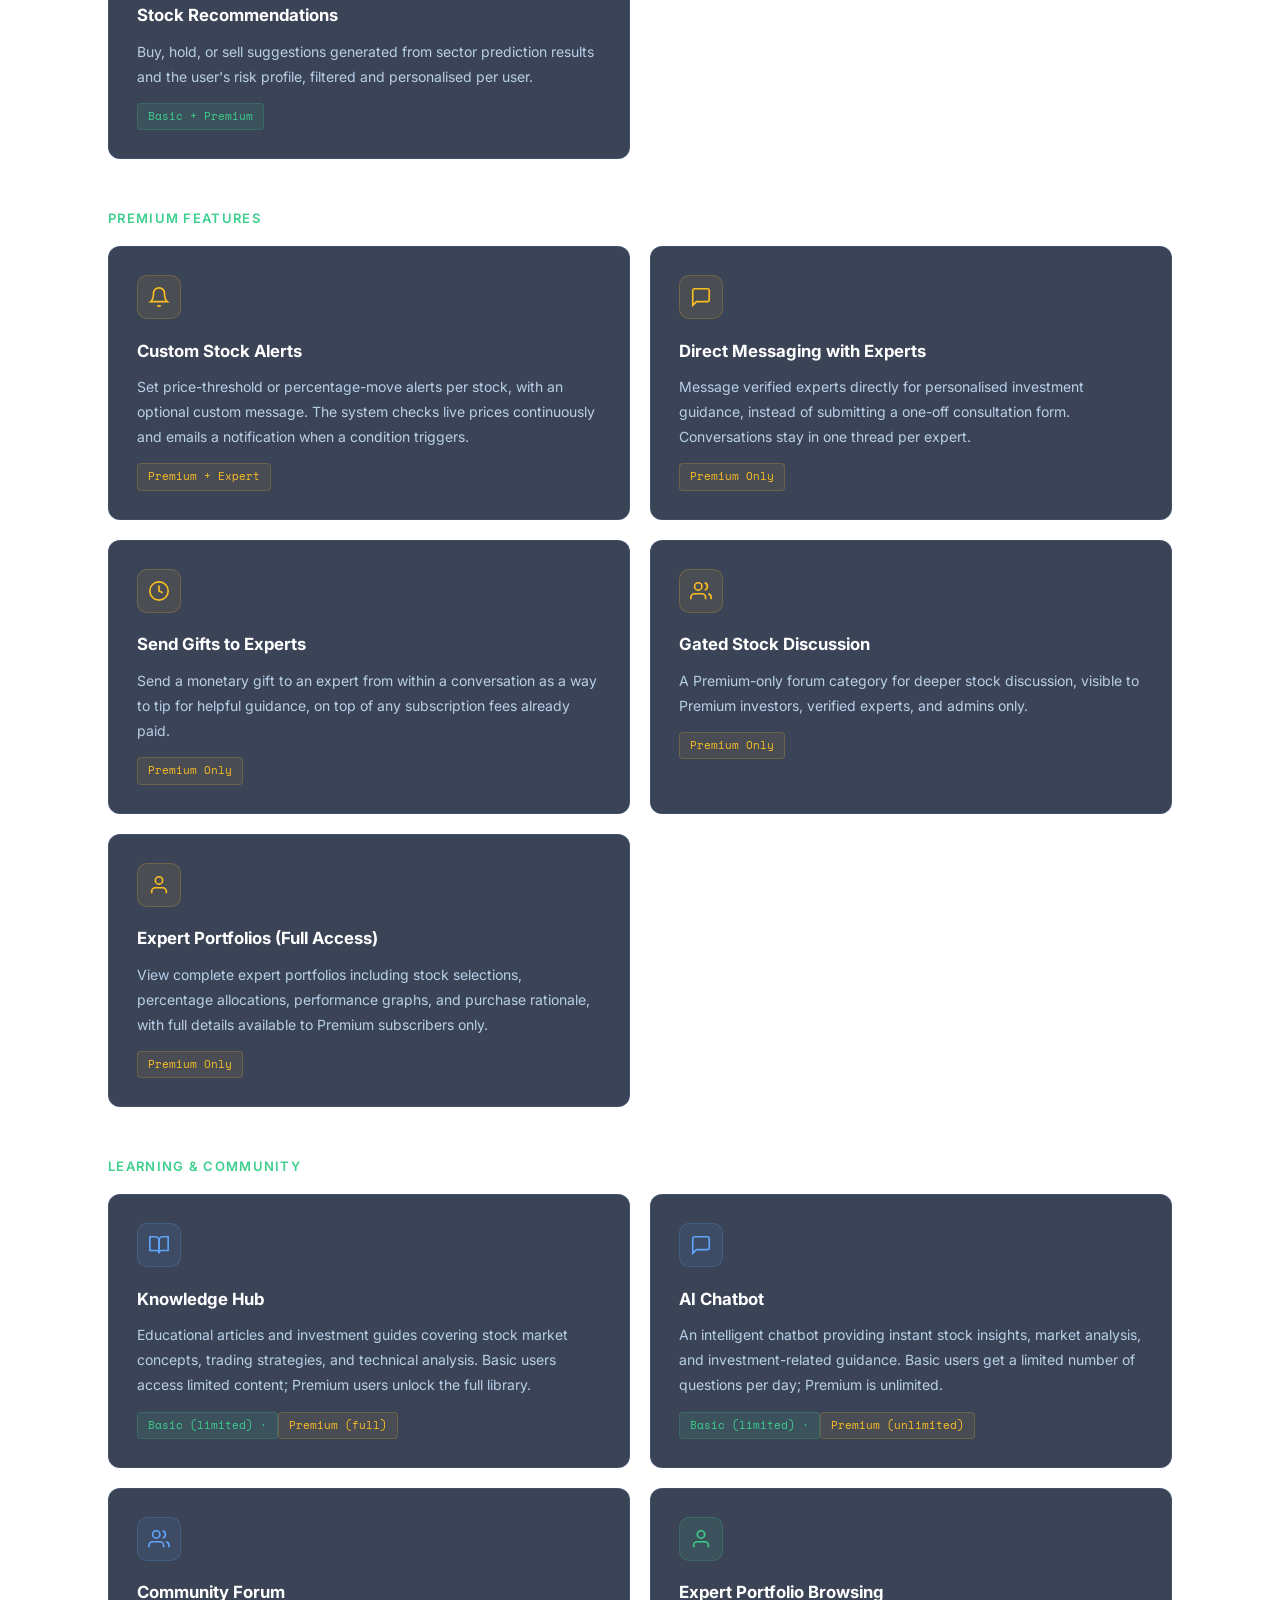
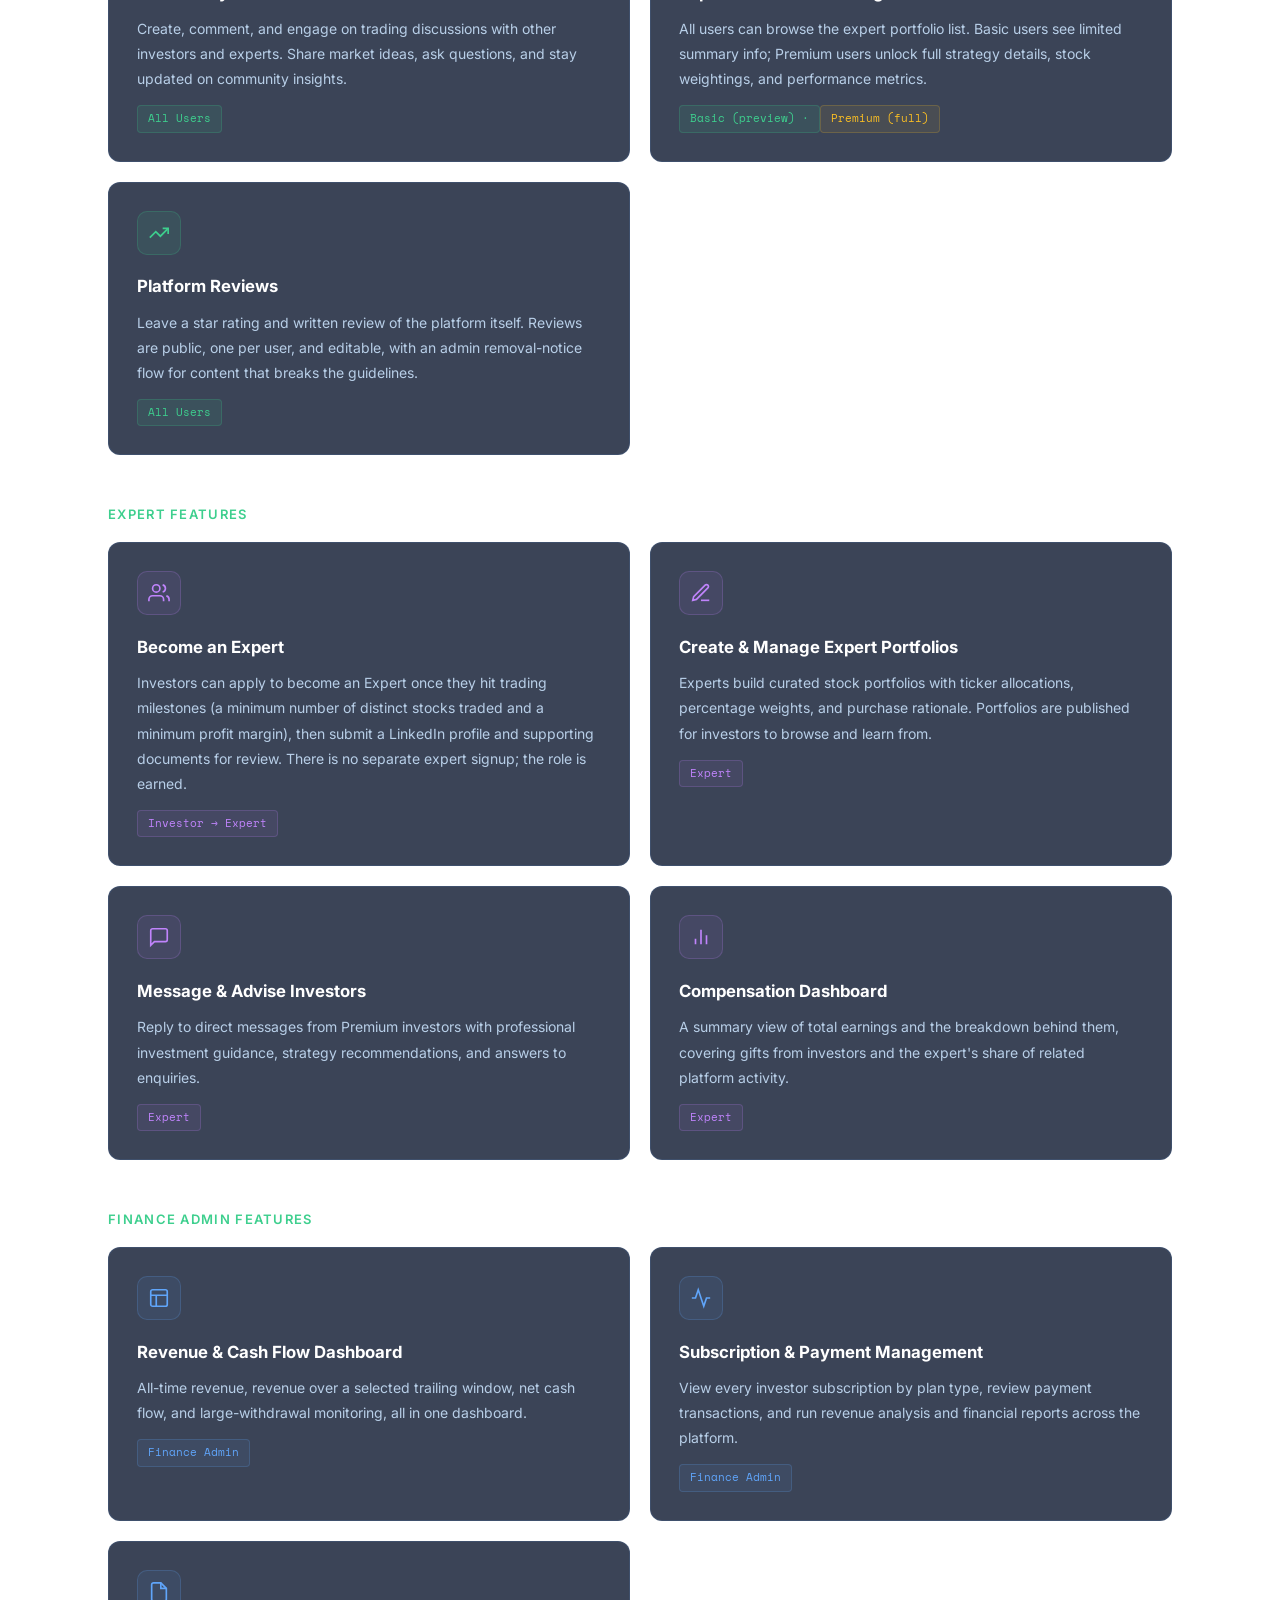
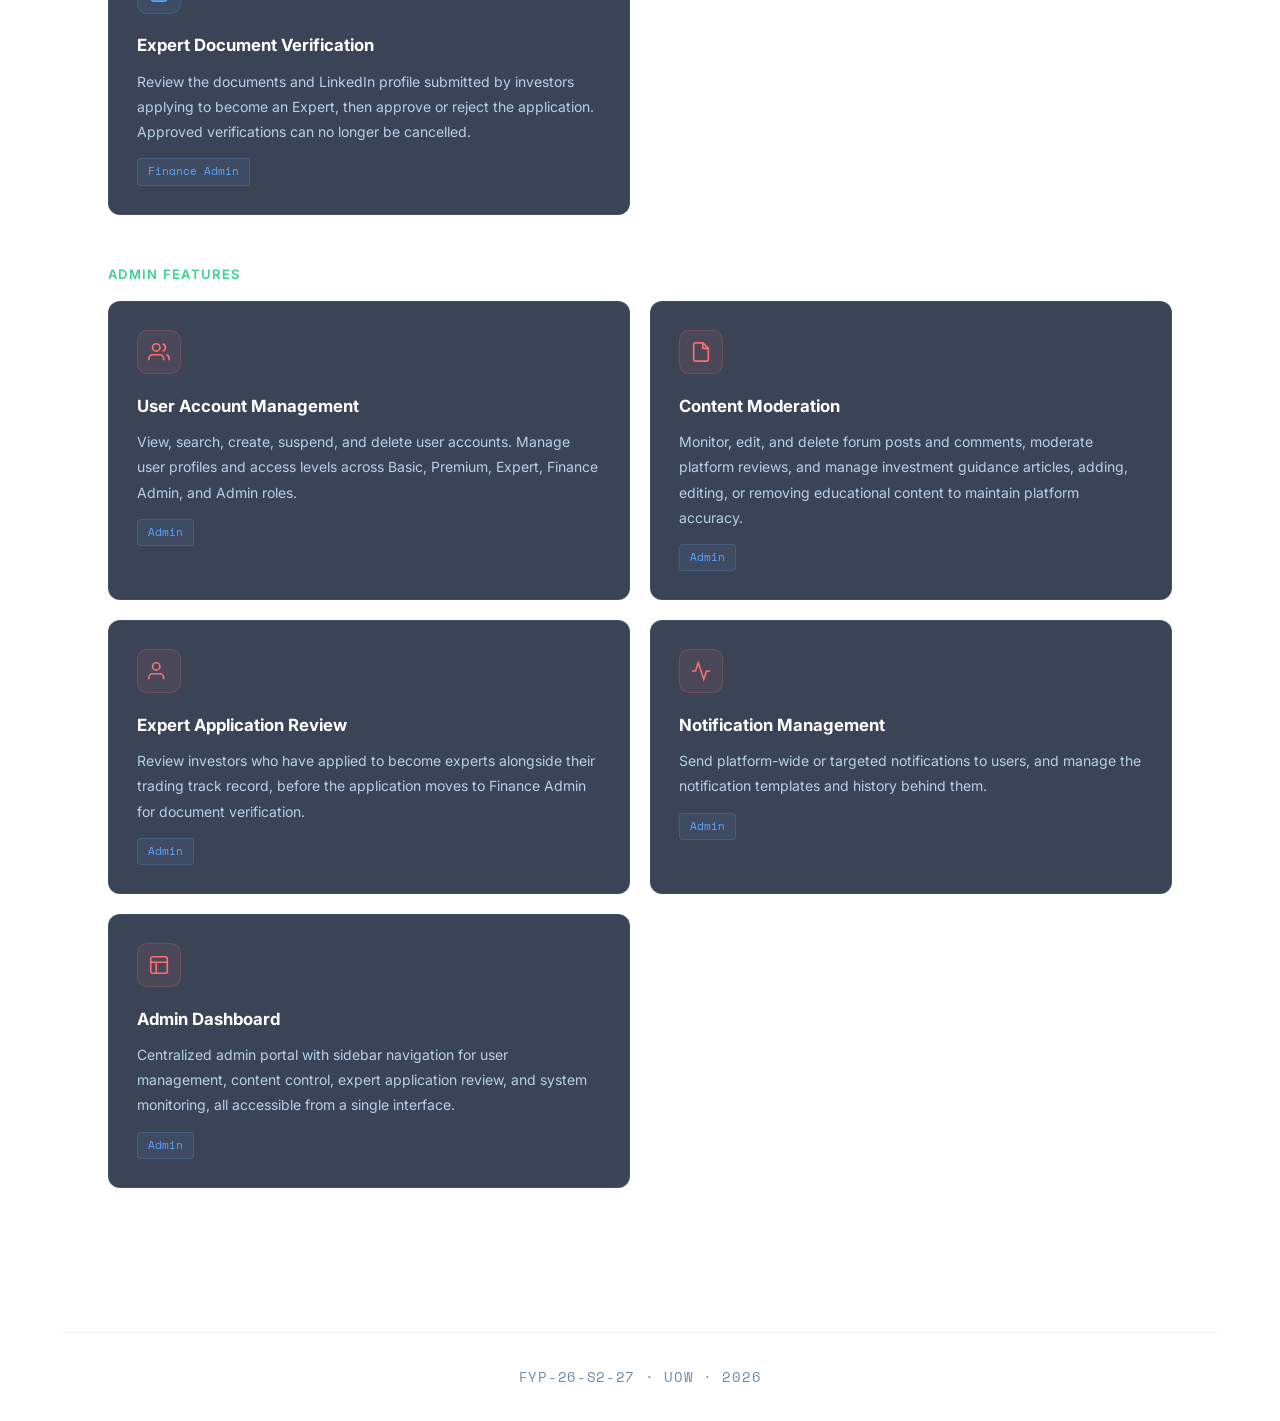
<file: features.html>
<!DOCTYPE html>
<html lang="en">

<head>
  <meta charset="UTF-8" />
  <meta name="viewport" content="width=device-width, initial-scale=1.0" />
  <title>Features | Rocket Trade</title>
  <link
    href="https://fonts.googleapis.com/css2?family=Inter:wght@400;500;600;700;800&family=Space+Mono:wght@400;700&display=swap"
    rel="stylesheet" />
  <link rel="stylesheet" href="style.css" />
  <style>
    .role-tabs {
      display: flex;
      gap: 0.5rem;
      flex-wrap: wrap;
      margin-bottom: 2.5rem;
    }

    .role-btn {
      font-size: 14px;
      font-weight: 500;
      padding: 9px 20px;
      border-radius: 8px;
      border: 1px solid var(--border);
      background: var(--surface);
      color: var(--text2);
      cursor: pointer;
      transition: all 0.2s;
    }

    .role-btn:hover {
      border-color: var(--border2);
      color: var(--text);
    }

    .role-btn.active {
      border-color: var(--accent);
      color: var(--accent);
      background: rgba(62, 207, 142, 0.08);
    }

    .feat-group {
      display: none;
    }

    .feat-group.visible {
      display: block;
    }

    .feat-grid {
      display: grid;
      grid-template-columns: repeat(2, 1fr);
      gap: 1.25rem;
      margin-bottom: 3rem;
    }

    .feat-card {
      background: var(--surface);
      border: 1px solid var(--border);
      border-radius: 12px;
      padding: 1.75rem;
      transition: border-color 0.25s, transform 0.3s, box-shadow 0.3s;
    }

    .feat-card:hover {
      border-color: var(--border2);
      transform: translateY(-4px);
      box-shadow: 0 16px 40px rgba(0, 0, 0, 0.25);
    }

    .feat-icon {
      width: 44px;
      height: 44px;
      border-radius: 10px;
      background: var(--accent-dim);
      border: 1px solid rgba(62, 207, 142, 0.2);
      display: flex;
      align-items: center;
      justify-content: center;
      margin-bottom: 1.1rem;
    }

    .feat-icon svg {
      width: 22px;
      height: 22px;
      stroke: var(--accent);
      fill: none;
      stroke-width: 1.8;
    }

    .feat-icon.blue {
      background: rgba(96, 165, 250, 0.08);
      border-color: rgba(96, 165, 250, 0.2);
    }

    .feat-icon.blue svg {
      stroke: var(--blue);
    }

    .feat-icon.amber {
      background: rgba(251, 191, 36, 0.08);
      border-color: rgba(251, 191, 36, 0.2);
    }

    .feat-icon.amber svg {
      stroke: var(--amber);
    }

    .feat-icon.red {
      background: rgba(248, 113, 113, 0.08);
      border-color: rgba(248, 113, 113, 0.2);
    }

    .feat-icon.red svg {
      stroke: var(--red);
    }

    .feat-title {
      font-size: 1.05rem;
      font-weight: 700;
      color: var(--text);
      margin-bottom: 0.5rem;
    }

    .feat-desc {
      font-size: 14px;
      color: var(--text2);
      line-height: 1.8;
    }

    .feat-badge {
      display: inline-block;
      margin-top: 0.875rem;
      font-size: 11px;
      font-family: var(--mono);
      padding: 3px 10px;
      border-radius: 4px;
    }

    .badge-free {
      color: var(--accent);
      background: var(--accent-dim);
      border: 1px solid rgba(62, 207, 142, 0.2);
    }

    .badge-premium {
      color: var(--amber);
      background: rgba(251, 191, 36, 0.07);
      border: 1px solid rgba(251, 191, 36, 0.2);
    }

    .badge-admin {
      color: var(--blue);
      background: rgba(96, 165, 250, 0.07);
      border: 1px solid rgba(96, 165, 250, 0.2);
    }

    .badge-consultant {
      color: #c084fc;
      background: rgba(192, 132, 252, 0.07);
      border: 1px solid rgba(192, 132, 252, 0.2);
    }

    .comparison-table {
      width: 100%;
      border-collapse: collapse;
      font-size: 14px;
      margin-top: 1.5rem;
    }

    .comparison-table th {
      font-size: 12px;
      font-weight: 700;
      letter-spacing: 0.07em;
      color: var(--text3);
      text-transform: uppercase;
      padding: 12px 16px;
      border-bottom: 1px solid var(--border2);
      text-align: left;
    }

    .comparison-table td {
      padding: 12px 16px;
      border-bottom: 1px solid var(--border);
      color: var(--text2);
    }

    .comparison-table td:first-child {
      color: var(--text);
      font-weight: 500;
    }

    .comparison-table tr:last-child td {
      border-bottom: none;
    }

    .check {
      color: var(--accent);
      font-size: 16px;
    }

    .cross {
      color: var(--text3);
    }

    @media (max-width: 768px) {
      .feat-grid {
        grid-template-columns: 1fr;
      }
    }
  </style>
</head>

<body>
  <nav>
    <a class="nav-logo" href="index.html">
      <img src="logo_cropped.png" alt="Rocket Trade" style="height:44px;width:auto;object-fit:contain;" />
    </a>
    <ul class="nav-links">
      <li><a href="index.html">Home</a></li>
      <li><a href="about.html">About</a></li>
      <li><a href="features.html" class="active">Features</a></li>
      <li><a href="team.html">Team</a></li>
      <li><a href="demo.html">Demo</a></li>
      <li><a href="meetings.html">Meetings</a></li>
      <li><a href="https://drive.google.com/drive/folders/1y5m9E-L5vZWqZJQW11HQRAY9qTn9efrv?usp=drive_link"
          target="_blank">Docs ↗</a></li>
    </ul>
  </nav>
  <div class="page">
    <div class="page-header reveal">
      <div class="page-eyebrow">Platform Features</div>
      <h1 class="page-title">Everything in one platform</h1>
      <p class="page-subtitle">Sector-based AI predictions, real-time dashboards, portfolio trading, expert
        applications, and platform-wide financial oversight, tailored by user role.</p>
    </div>

    <!-- Role filter -->
    <div class="role-tabs reveal">
      <button class="role-btn active" onclick="showRole('all', this)">All Features</button>
      <button class="role-btn" onclick="showRole('basic', this)">Basic / Premium Investor</button>
      <button class="role-btn" onclick="showRole('premium', this)">Premium Only</button>
      <button class="role-btn" onclick="showRole('expert', this)">Expert</button>
      <button class="role-btn" onclick="showRole('financeadmin', this)">Finance Admin</button>
      <button class="role-btn" onclick="showRole('admin', this)">Admin</button>
    </div>

    <!-- ALL / BASIC+PREMIUM features -->
    <div class="feat-group visible" id="group-all">

      <div class="sec-label reveal">Core Trading Features</div>
      <div class="feat-grid" style="margin-top:1rem">
        <div class="feat-card reveal delay-1">
          <div class="feat-icon"><svg viewBox="0 0 24 24">
              <polyline points="22 12 18 12 15 21 9 3 6 12 2 12" />
            </svg></div>
          <div class="feat-title" data-role="basic premium">Real-Time Stock Dashboard</div>
          <div class="feat-desc">Live prices, candlestick charts, and trading volume across S&amp;P 500 stocks.
            Search any tracked ticker and monitor price movements instantly.</div>
          <span class="feat-badge badge-free">Basic (limited) · </span><span class="feat-badge badge-premium">Premium
            (unlimited)</span>
        </div>
        <div class="feat-card reveal delay-2">
          <div class="feat-icon"><svg viewBox="0 0 24 24">
              <circle cx="12" cy="12" r="10" />
              <path d="M12 6v6l4 2" />
            </svg></div>
          <div class="feat-title" data-role="basic premium">Sector-Based AI Prediction</div>
          <div class="feat-desc">Eleven independent XGBoost models, one per S&amp;P 500 sector, predict next-day stock
            movement from technical indicators. Each sector is calibrated and quality-gated separately, so weak
            signals are flagged as WATCH instead of a false BUY/SELL call.</div>
          <span class="feat-badge badge-free">Basic (limited) · </span><span class="feat-badge badge-premium">Premium
            (unlimited)</span>
        </div>
        <div class="feat-card reveal delay-3">
          <div class="feat-icon"><svg viewBox="0 0 24 24">
              <path d="M18 20V10M12 20V4M6 20v-6" />
            </svg></div>
          <div class="feat-title" data-role="basic premium">Quant Sector Ranking</div>
          <div class="feat-desc">Part of the sector prediction feature: ranks every stock inside a sector by model
            confidence, letting users compare opportunities within the same industry at a glance instead of checking
            tickers one by one.</div>
          <span class="feat-badge badge-free">Basic (limited) · </span><span class="feat-badge badge-premium">Premium
            (unlimited)</span>
        </div>
        <div class="feat-card reveal delay-4">
          <div class="feat-icon"><svg viewBox="0 0 24 24">
              <path d="M3 3h18v18H3z" />
              <path d="M3 9h18M9 21V9" />
            </svg></div>
          <div class="feat-title" data-role="basic premium">Watchlist Management</div>
          <div class="feat-desc">Add, view, monitor, and remove stocks from a personal watchlist. Real-time price
            updates keep shortlisted stocks always in view.</div>
          <span class="feat-badge badge-free">Basic + Premium</span>
        </div>
        <div class="feat-card reveal delay-1">
          <div class="feat-icon"><svg viewBox="0 0 24 24">
              <rect x="2" y="3" width="20" height="14" rx="2" />
              <path d="M8 21h8M12 17v4" />
            </svg></div>
          <div class="feat-title" data-role="basic premium">Portfolio Trading &amp; Wallet</div>
          <div class="feat-desc">Buy and sell stocks against a platform wallet balance, with a small commission
            charged per trade. Deposits and withdrawals run through a dedicated Cash Portal, with withdrawals
            protected by a transaction PIN.</div>
          <span class="feat-badge badge-free">Basic + Premium</span>
        </div>
        <div class="feat-card reveal delay-2">
          <div class="feat-icon"><svg viewBox="0 0 24 24">
              <path d="M12 22s8-4 8-10V5l-8-3-8 3v7c0 6 8 10 8 10z" />
            </svg></div>
          <div class="feat-title" data-role="basic premium">Risk Assessment Profiling</div>
          <div class="feat-desc">Identifies each user's risk tolerance to personalise stock recommendations and
            investment guidance, so advice matches their financial comfort zone.</div>
          <span class="feat-badge badge-free">Basic + Premium</span>
        </div>
        <div class="feat-card reveal delay-4">
          <div class="feat-icon"><svg viewBox="0 0 24 24">
              <polyline points="22 7 13.5 15.5 8.5 10.5 2 17" />
              <polyline points="16 7 22 7 22 13" />
            </svg></div>
          <div class="feat-title" data-role="basic premium">Stock Recommendations</div>
          <div class="feat-desc">Buy, hold, or sell suggestions generated from sector prediction results and the
            user's risk profile, filtered and personalised per user.</div>
          <span class="feat-badge badge-free">Basic + Premium</span>
        </div>
      </div>

      <div class="sec-label reveal" style="margin-top:1rem">Premium Features</div>
      <div class="feat-grid" style="margin-top:1rem">
        <div class="feat-card reveal delay-1">
          <div class="feat-icon amber"><svg viewBox="0 0 24 24">
              <path d="M18 8A6 6 0 0 0 6 8c0 7-3 9-3 9h18s-3-2-3-9" />
              <path d="M13.73 21a2 2 0 0 1-3.46 0" />
            </svg></div>
          <div class="feat-title" data-role="premium expert">Custom Stock Alerts</div>
          <div class="feat-desc">Set price-threshold or percentage-move alerts per stock, with an optional custom
            message. The system checks live prices continuously and emails a notification when a condition
            triggers.</div>
          <span class="feat-badge badge-premium">Premium + Expert</span>
        </div>
        <div class="feat-card reveal delay-2">
          <div class="feat-icon amber"><svg viewBox="0 0 24 24">
              <path d="M21 15a2 2 0 0 1-2 2H7l-4 4V5a2 2 0 0 1 2-2h14a2 2 0 0 1 2 2z" />
            </svg></div>
          <div class="feat-title" data-role="premium">Direct Messaging with Experts</div>
          <div class="feat-desc">Message verified experts directly for personalised investment guidance, instead of
            submitting a one-off consultation form. Conversations stay in one thread per expert.</div>
          <span class="feat-badge badge-premium">Premium Only</span>
        </div>
        <div class="feat-card reveal delay-2">
          <div class="feat-icon amber"><svg viewBox="0 0 24 24">
              <circle cx="12" cy="12" r="10" />
              <path d="M12 6v6l4 2" />
            </svg></div>
          <div class="feat-title" data-role="premium">Send Gifts to Experts</div>
          <div class="feat-desc">Send a monetary gift to an expert from within a conversation as a way to tip for
            helpful guidance, on top of any subscription fees already paid.</div>
          <span class="feat-badge badge-premium">Premium Only</span>
        </div>
        <div class="feat-card reveal delay-3">
          <div class="feat-icon amber"><svg viewBox="0 0 24 24">
              <path d="M17 21v-2a4 4 0 0 0-4-4H5a4 4 0 0 0-4 4v2" />
              <circle cx="9" cy="7" r="4" />
              <path d="M23 21v-2a4 4 0 0 0-3-3.87" />
              <path d="M16 3.13a4 4 0 0 1 0 7.75" />
            </svg></div>
          <div class="feat-title" data-role="premium">Gated Stock Discussion</div>
          <div class="feat-desc">A Premium-only forum category for deeper stock discussion, visible to Premium
            investors, verified experts, and admins only.</div>
          <span class="feat-badge badge-premium">Premium Only</span>
        </div>
        <div class="feat-card reveal delay-4">
          <div class="feat-icon amber"><svg viewBox="0 0 24 24">
              <path d="M20 21v-2a4 4 0 0 0-4-4H8a4 4 0 0 0-4 4v2" />
              <circle cx="12" cy="7" r="4" />
            </svg></div>
          <div class="feat-title" data-role="premium">Expert Portfolios (Full Access)</div>
          <div class="feat-desc">View complete expert portfolios including stock selections, percentage allocations,
            performance graphs, and purchase rationale, with full details available to Premium subscribers only.</div>
          <span class="feat-badge badge-premium">Premium Only</span>
        </div>
      </div>

      <div class="sec-label reveal" style="margin-top:1rem">Learning &amp; Community</div>
      <div class="feat-grid" style="margin-top:1rem">
        <div class="feat-card reveal delay-1">
          <div class="feat-icon blue"><svg viewBox="0 0 24 24">
              <path d="M2 3h6a4 4 0 0 1 4 4v14a3 3 0 0 0-3-3H2z" />
              <path d="M22 3h-6a4 4 0 0 0-4 4v14a3 3 0 0 1 3-3h7z" />
            </svg></div>
          <div class="feat-title" data-role="basic premium">Knowledge Hub</div>
          <div class="feat-desc">Educational articles and investment guides covering stock market concepts, trading
            strategies, and technical analysis. Basic users access limited content; Premium users unlock the full
            library.</div>
          <span class="feat-badge badge-free">Basic (limited) · </span><span class="feat-badge badge-premium">Premium
            (full)</span>
        </div>
        <div class="feat-card reveal delay-2">
          <div class="feat-icon blue"><svg viewBox="0 0 24 24">
              <path d="M21 15a2 2 0 0 1-2 2H7l-4 4V5a2 2 0 0 1 2-2h14a2 2 0 0 1 2 2z" />
            </svg></div>
          <div class="feat-title" data-role="basic premium">AI Chatbot</div>
          <div class="feat-desc">An intelligent chatbot providing instant stock insights, market analysis, and
            investment-related guidance. Basic users get a limited number of questions per day; Premium is
            unlimited.</div>
          <span class="feat-badge badge-free">Basic (limited) · </span><span class="feat-badge badge-premium">Premium
            (unlimited)</span>
        </div>
        <div class="feat-card reveal delay-3">
          <div class="feat-icon blue"><svg viewBox="0 0 24 24">
              <path d="M17 21v-2a4 4 0 0 0-4-4H5a4 4 0 0 0-4 4v2" />
              <circle cx="9" cy="7" r="4" />
              <path d="M23 21v-2a4 4 0 0 0-3-3.87M16 3.13a4 4 0 0 1 0 7.75" />
            </svg></div>
          <div class="feat-title" data-role="basic premium">Community Forum</div>
          <div class="feat-desc">Create, comment, and engage on trading discussions with other investors and
            experts. Share market ideas, ask questions, and stay updated on community insights.</div>
          <span class="feat-badge badge-free">All Users</span>
        </div>
        <div class="feat-card reveal delay-4">
          <div class="feat-icon"><svg viewBox="0 0 24 24">
              <path d="M20 21v-2a4 4 0 0 0-4-4H8a4 4 0 0 0-4 4v2" />
              <circle cx="12" cy="7" r="4" />
            </svg></div>
          <div class="feat-title" data-role="basic premium">Expert Portfolio Browsing</div>
          <div class="feat-desc">All users can browse the expert portfolio list. Basic users see limited summary info;
            Premium users unlock full strategy details, stock weightings, and performance metrics.</div>
          <span class="feat-badge badge-free">Basic (preview) · </span><span class="feat-badge badge-premium">Premium
            (full)</span>
        </div>
        <div class="feat-card reveal delay-1">
          <div class="feat-icon"><svg viewBox="0 0 24 24">
              <polyline points="22 7 13.5 15.5 8.5 10.5 2 17" />
              <polyline points="16 7 22 7 22 13" />
            </svg></div>
          <div class="feat-title" data-role="basic premium">Platform Reviews</div>
          <div class="feat-desc">Leave a star rating and written review of the platform itself. Reviews are public,
            one per user, and editable, with an admin removal-notice flow for content that breaks the guidelines.</div>
          <span class="feat-badge badge-free">All Users</span>
        </div>
      </div>

      <div class="sec-label reveal" style="margin-top:1rem">Expert Features</div>
      <div class="feat-grid" style="margin-top:1rem">
        <div class="feat-card reveal delay-1">
          <div class="feat-icon" style="background:rgba(192,132,252,0.08);border-color:rgba(192,132,252,0.2)"><svg
              viewBox="0 0 24 24" style="stroke:#c084fc">
              <path d="M17 21v-2a4 4 0 0 0-4-4H5a4 4 0 0 0-4 4v2" />
              <circle cx="9" cy="7" r="4" />
              <path d="M23 21v-2a4 4 0 0 0-3-3.87M16 3.13a4 4 0 0 1 0 7.75" />
            </svg></div>
          <div class="feat-title" data-role="basic premium expert">Become an Expert</div>
          <div class="feat-desc">Investors can apply to become an Expert once they hit trading milestones (a minimum
            number of distinct stocks traded and a minimum profit margin), then submit a LinkedIn profile and
            supporting documents for review. There is no separate expert signup; the role is earned.</div>
          <span class="feat-badge badge-consultant">Investor → Expert</span>
        </div>
        <div class="feat-card reveal delay-2">
          <div class="feat-icon" style="background:rgba(192,132,252,0.08);border-color:rgba(192,132,252,0.2)"><svg
              viewBox="0 0 24 24" style="stroke:#c084fc">
              <path d="M12 20h9" />
              <path d="M16.5 3.5a2.121 2.121 0 0 1 3 3L7 19l-4 1 1-4L16.5 3.5z" />
            </svg></div>
          <div class="feat-title" data-role="expert">Create &amp; Manage Expert Portfolios</div>
          <div class="feat-desc">Experts build curated stock portfolios with ticker allocations, percentage weights,
            and purchase rationale. Portfolios are published for investors to browse and learn from.</div>
          <span class="feat-badge badge-consultant">Expert</span>
        </div>
        <div class="feat-card reveal delay-3">
          <div class="feat-icon" style="background:rgba(192,132,252,0.08);border-color:rgba(192,132,252,0.2)"><svg
              viewBox="0 0 24 24" style="stroke:#c084fc">
              <path d="M21 15a2 2 0 0 1-2 2H7l-4 4V5a2 2 0 0 1 2-2h14a2 2 0 0 1 2 2z" />
            </svg></div>
          <div class="feat-title" data-role="expert">Message &amp; Advise Investors</div>
          <div class="feat-desc">Reply to direct messages from Premium investors with professional investment
            guidance, strategy recommendations, and answers to enquiries.</div>
          <span class="feat-badge badge-consultant">Expert</span>
        </div>
        <div class="feat-card reveal delay-4">
          <div class="feat-icon" style="background:rgba(192,132,252,0.08);border-color:rgba(192,132,252,0.2)"><svg
              viewBox="0 0 24 24" style="stroke:#c084fc">
              <path d="M18 20V10M12 20V4M6 20v-6" />
            </svg></div>
          <div class="feat-title" data-role="expert">Compensation Dashboard</div>
          <div class="feat-desc">A summary view of total earnings and the breakdown behind them, covering gifts from
            investors and the expert's share of related platform activity.</div>
          <span class="feat-badge badge-consultant">Expert</span>
        </div>
      </div>

      <div class="sec-label reveal" style="margin-top:1rem">Finance Admin Features</div>
      <div class="feat-grid" style="margin-top:1rem">
        <div class="feat-card reveal delay-1">
          <div class="feat-icon blue"><svg viewBox="0 0 24 24">
              <rect x="3" y="3" width="18" height="18" rx="2" />
              <path d="M3 9h18M9 21V9" />
            </svg></div>
          <div class="feat-title" data-role="financeadmin">Revenue &amp; Cash Flow Dashboard</div>
          <div class="feat-desc">All-time revenue, revenue over a selected trailing window, net cash flow, and
            large-withdrawal monitoring, all in one dashboard.</div>
          <span class="feat-badge badge-admin">Finance Admin</span>
        </div>
        <div class="feat-card reveal delay-2">
          <div class="feat-icon blue"><svg viewBox="0 0 24 24">
              <polyline points="22 12 18 12 15 21 9 3 6 12 2 12" />
            </svg></div>
          <div class="feat-title" data-role="financeadmin">Subscription &amp; Payment Management</div>
          <div class="feat-desc">View every investor subscription by plan type, review payment transactions, and run
            revenue analysis and financial reports across the platform.</div>
          <span class="feat-badge badge-admin">Finance Admin</span>
        </div>
        <div class="feat-card reveal delay-3">
          <div class="feat-icon blue"><svg viewBox="0 0 24 24">
              <path d="M14 2H6a2 2 0 0 0-2 2v16a2 2 0 0 0 2 2h12a2 2 0 0 0 2-2V8z" />
              <polyline points="14 2 14 8 20 8" />
            </svg></div>
          <div class="feat-title" data-role="financeadmin">Expert Document Verification</div>
          <div class="feat-desc">Review the documents and LinkedIn profile submitted by investors applying to become
            an Expert, then approve or reject the application. Approved verifications can no longer be cancelled.</div>
          <span class="feat-badge badge-admin">Finance Admin</span>
        </div>
      </div>

      <div class="sec-label reveal" style="margin-top:1rem">Admin Features</div>
      <div class="feat-grid" style="margin-top:1rem">
        <div class="feat-card reveal delay-1">
          <div class="feat-icon red"><svg viewBox="0 0 24 24">
              <path d="M17 21v-2a4 4 0 0 0-4-4H5a4 4 0 0 0-4 4v2" />
              <circle cx="9" cy="7" r="4" />
              <path d="M23 21v-2a4 4 0 0 0-3-3.87M16 3.13a4 4 0 0 1 0 7.75" />
            </svg></div>
          <div class="feat-title" data-role="admin">User Account Management</div>
          <div class="feat-desc">View, search, create, suspend, and delete user accounts. Manage user profiles and
            access levels across Basic, Premium, Expert, Finance Admin, and Admin roles.</div>
          <span class="feat-badge badge-admin">Admin</span>
        </div>
        <div class="feat-card reveal delay-2">
          <div class="feat-icon red"><svg viewBox="0 0 24 24">
              <path d="M14 2H6a2 2 0 0 0-2 2v16a2 2 0 0 0 2 2h12a2 2 0 0 0 2-2V8z" />
              <polyline points="14 2 14 8 20 8" />
            </svg></div>
          <div class="feat-title" data-role="admin">Content Moderation</div>
          <div class="feat-desc">Monitor, edit, and delete forum posts and comments, moderate platform reviews, and
            manage investment guidance articles, adding, editing, or removing educational content to maintain platform
            accuracy.</div>
          <span class="feat-badge badge-admin">Admin</span>
        </div>
        <div class="feat-card reveal delay-3">
          <div class="feat-icon red"><svg viewBox="0 0 24 24">
              <path d="M17 21v-2a4 4 0 0 0-4-4H5a4 4 0 0 0-4 4v2" />
              <circle cx="9" cy="7" r="4" />
            </svg></div>
          <div class="feat-title" data-role="admin">Expert Application Review</div>
          <div class="feat-desc">Review investors who have applied to become experts alongside their trading track
            record, before the application moves to Finance Admin for document verification.</div>
          <span class="feat-badge badge-admin">Admin</span>
        </div>
        <div class="feat-card reveal delay-4">
          <div class="feat-icon red"><svg viewBox="0 0 24 24">
              <polyline points="22 12 18 12 15 21 9 3 6 12 2 12" />
            </svg></div>
          <div class="feat-title" data-role="admin">Notification Management</div>
          <div class="feat-desc">Send platform-wide or targeted notifications to users, and manage the notification
            templates and history behind them.</div>
          <span class="feat-badge badge-admin">Admin</span>
        </div>
        <div class="feat-card reveal delay-1">
          <div class="feat-icon red"><svg viewBox="0 0 24 24">
              <rect x="3" y="3" width="18" height="18" rx="2" />
              <path d="M3 9h18M9 21V9" />
            </svg></div>
          <div class="feat-title" data-role="admin">Admin Dashboard</div>
          <div class="feat-desc">Centralized admin portal with sidebar navigation for user management, content
            control, expert application review, and system monitoring, all accessible from a single interface.</div>
          <span class="feat-badge badge-admin">Admin</span>
        </div>
      </div>

    </div><!-- end group-all -->

  </div>
  <footer><span>FYP-26-S2-27 · UOW · 2026</span></footer>
  <script>
    function showRole(role, btn) {
      document.querySelectorAll('.role-btn').forEach(b => b.classList.remove('active'));
      btn.classList.add('active');

      document.querySelectorAll('.feat-card').forEach(card => {
        if (role === 'all') {
          card.style.display = '';
        } else {
          const titleEl = card.querySelector('[data-role]');
          const roles = titleEl ? titleEl.dataset.role.split(' ') : [];
          card.style.display = roles.includes(role) ? '' : 'none';
        }
      });

      // Hide section labels with no visible cards
      document.querySelectorAll('.feat-grid').forEach(grid => {
        const visible = [...grid.querySelectorAll('.feat-card')].some(c => c.style.display !== 'none');
        grid.style.display = visible ? '' : 'none';
        // Hide the sec-label before this grid too
        let prev = grid.previousElementSibling;
        while (prev && !prev.classList.contains('sec-label')) prev = prev.previousElementSibling;
        if (prev && prev.classList.contains('sec-label')) {
          prev.style.display = visible ? '' : 'none';
        }
      });
    }

    const obs = new IntersectionObserver(entries => {
      entries.forEach(e => { if (e.isIntersecting) { e.target.classList.add('visible'); obs.unobserve(e.target); } });
    }, { threshold: 0.08 });
    document.querySelectorAll('.reveal, .reveal-left, .reveal-right').forEach(el => obs.observe(el));
  </script>
</body>

</html>
</file>
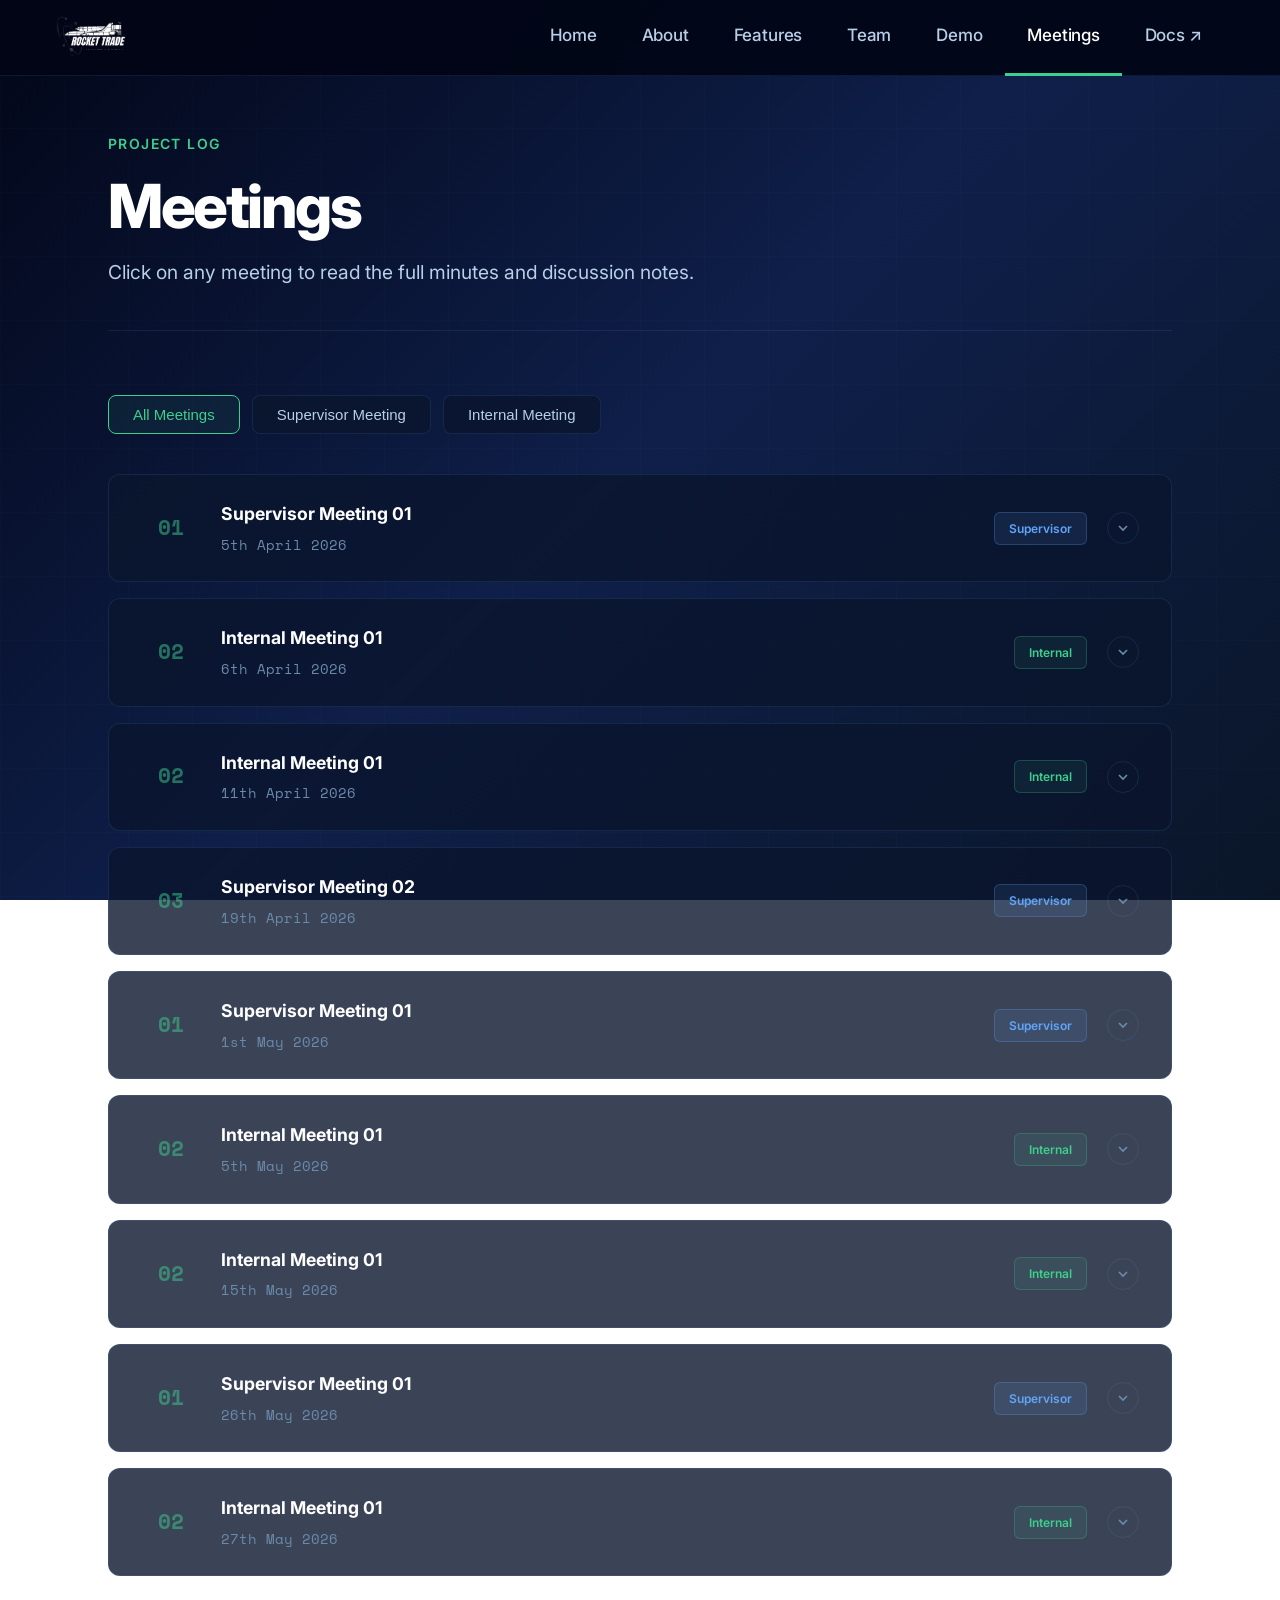
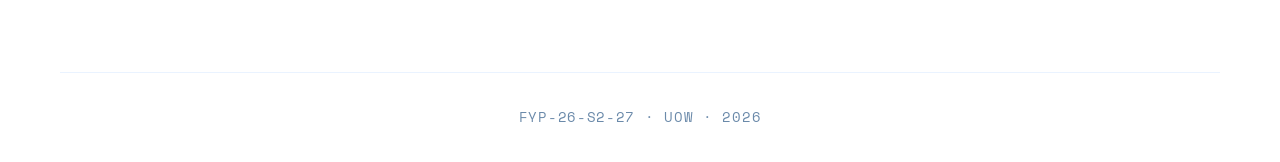
<file: meetings.html>
<!DOCTYPE html>
<html lang="en">

<head>
  <meta charset="UTF-8" />
  <meta name="viewport" content="width=device-width, initial-scale=1.0" />
  <title>Meetings | Rocket Trade</title>
  <link
    href="https://fonts.googleapis.com/css2?family=Inter:wght@400;500;600;700;800&family=Space+Mono:wght@400;700&display=swap"
    rel="stylesheet" />
  <link rel="stylesheet" href="style.css" />
  <style>
    .filter-row {
      display: flex;
      gap: 0.75rem;
      flex-wrap: wrap;
      margin-bottom: 2.5rem;
    }

    .filter-btn {
      font-size: 15px;
      font-weight: 500;
      padding: 10px 24px;
      border-radius: 8px;
      border: 1px solid var(--border);
      background: var(--surface);
      color: var(--text2);
      cursor: pointer;
      transition: all 0.2s;
    }

    .filter-btn:hover {
      border-color: var(--border2);
      color: var(--text);
    }

    .filter-btn.active {
      border-color: var(--accent);
      color: var(--accent);
      background: rgba(62, 207, 142, 0.08);
    }

    .meetings-list {
      display: flex;
      flex-direction: column;
      gap: 1rem;
    }

    /* Accordion card */
    .meeting-card {
      background: var(--surface);
      border: 1px solid var(--border);
      border-radius: 12px;
      overflow: hidden;
      transition: border-color 0.25s, box-shadow 0.25s;
    }

    .meeting-card:hover {
      border-color: var(--border2);
      box-shadow: 0 8px 32px rgba(0, 0, 0, 0.25);
    }

    .meeting-card.open {
      border-color: var(--border2);
    }

    .meeting-header {
      display: grid;
      grid-template-columns: 60px 1fr auto auto;
      gap: 1.25rem;
      align-items: center;
      padding: 1.5rem 2rem;
      cursor: pointer;
      user-select: none;
      transition: background 0.2s;
    }

    .meeting-header:hover {
      background: rgba(255, 255, 255, 0.03);
    }

    .meeting-num {
      font-family: var(--mono);
      font-size: 1.3rem;
      font-weight: 700;
      color: var(--accent);
      opacity: 0.5;
      text-align: center;
    }

    .meeting-info {}

    .meeting-title {
      font-size: 1.1rem;
      font-weight: 700;
      color: var(--text);
      margin-bottom: 3px;
    }

    .meeting-date {
      font-size: 14px;
      color: var(--text3);
      font-family: var(--mono);
    }

    .meeting-badge {
      font-size: 12px;
      font-weight: 600;
      padding: 5px 14px;
      border-radius: 6px;
      white-space: nowrap;
      flex-shrink: 0;
    }

    .badge-supervisor {
      color: var(--blue);
      background: rgba(96, 165, 250, 0.1);
      border: 1px solid rgba(96, 165, 250, 0.25);
    }

    .badge-internal {
      color: var(--accent);
      background: rgba(62, 207, 142, 0.08);
      border: 1px solid rgba(62, 207, 142, 0.25);
    }

    .meeting-toggle {
      width: 32px;
      height: 32px;
      border-radius: 50%;
      border: 1px solid var(--border);
      display: flex;
      align-items: center;
      justify-content: center;
      color: var(--text3);
      flex-shrink: 0;
      transition: transform 0.3s, border-color 0.2s, color 0.2s;
    }

    .meeting-card.open .meeting-toggle {
      transform: rotate(180deg);
      border-color: var(--accent);
      color: var(--accent);
    }

    /* Accordion body */
    .meeting-body {
      max-height: 0;
      overflow: hidden;
      transition: max-height 0.4s ease;
    }

    .meeting-card.open .meeting-body {
      max-height: 2000px;
    }

    .meeting-content {
      padding: 0 2rem 2rem;
      border-top: 1px solid var(--border);
    }

    .minutes-section {
      margin-top: 1.5rem;
    }

    .minutes-label {
      font-size: 12px;
      font-weight: 700;
      letter-spacing: 0.1em;
      color: var(--accent);
      text-transform: uppercase;
      margin-bottom: 0.75rem;
    }

    .minutes-block {
      background: rgba(2, 6, 23, 0.5);
      border: 1px solid var(--border);
      border-radius: 8px;
      padding: 1.25rem 1.5rem;
      font-size: 15px;
      color: var(--text2);
      line-height: 1.85;
    }

    .minutes-block ul {
      padding-left: 1.25rem;
    }

    .minutes-block li {
      margin-bottom: 0.5rem;
    }

    .minutes-block li::marker {
      color: var(--accent);
    }

    .minutes-block strong {
      color: var(--text);
      font-weight: 600;
    }

    .attendees-row {
      display: flex;
      flex-wrap: wrap;
      gap: 8px;
      margin-top: 1rem;
    }

    .attendee-tag {
      font-size: 13px;
      background: rgba(96, 165, 250, 0.08);
      border: 1px solid rgba(96, 165, 250, 0.2);
      color: var(--blue);
      padding: 4px 12px;
      border-radius: 6px;
    }

    .hidden {
      display: none !important;
    }

    @media (max-width: 640px) {
      .meeting-header {
        grid-template-columns: 48px 1fr auto;
      }

      .meeting-badge {
        display: none;
      }

      .meeting-content {
        padding: 0 1.25rem 1.5rem;
      }
    }
  </style>
</head>

<body>
  <nav>
    <a class="nav-logo" href="index.html">
      <img src="logo_cropped.png" alt="Rocket Trade" style="height:44px;width:auto;object-fit:contain;" />
    </a>
    <ul class="nav-links">
      <li><a href="index.html">Home</a></li>
      <li><a href="about.html">About</a></li>
      <li><a href="features.html">Features</a></li>
      <li><a href="team.html">Team</a></li>
      <li><a href="demo.html">Demo</a></li>
      <li><a href="meetings.html" class="active">Meetings</a></li>
      <li><a href="https://drive.google.com/drive/folders/1y5m9E-L5vZWqZJQW11HQRAY9qTn9efrv?usp=drive_link"
          target="_blank">Docs ↗</a></li>
    </ul>
  </nav>

  <div class="page">
    <div class="page-header reveal">
      <div class="page-eyebrow">Project Log</div>
      <h1 class="page-title">Meetings</h1>
      <p class="page-subtitle">Click on any meeting to read the full minutes and discussion notes.</p>
    </div>

    <div class="filter-row reveal">
      <button class="filter-btn active" onclick="filterMeetings('all', this)">All Meetings</button>
      <button class="filter-btn" onclick="filterMeetings('supervisor', this)">Supervisor Meeting</button>
      <button class="filter-btn" onclick="filterMeetings('internal', this)">Internal Meeting</button>
    </div>

    <div class="meetings-list" id="meetingsList">

      <!-- ── MEETING 1 ── -->
      <div class="meeting-card reveal delay-1" data-type="supervisor">
        <div class="meeting-header" onclick="toggleMeeting(this)">
          <div class="meeting-num">01</div>
          <div class="meeting-info">
            <div class="meeting-title">Supervisor Meeting 01</div>
            <div class="meeting-date">5th April 2026</div>
          </div>
          <span class="meeting-badge badge-supervisor">Supervisor</span>
          <div class="meeting-toggle">
            <svg width="16" height="16" viewBox="0 0 24 24" fill="none" stroke="currentColor" stroke-width="2.5">
              <polyline points="6 9 12 15 18 9" />
            </svg>
          </div>
        </div>
        <div class="meeting-body">
          <div class="meeting-content">
            <div class="minutes-section">
              <div class="minutes-label">Attendees</div>
              <div class="attendees-row">
                <span class="attendee-tag">Mr Ee Kiam Keong</span>
                <span class="attendee-tag">Nguy Kim Anh</span>
                <span class="attendee-tag">Jordan Lim</span>
                <span class="attendee-tag">Kim Bogyeong</span>
                <span class="attendee-tag">Lanice Lam</span>
                <span class="attendee-tag">Lim Ying Xin</span>
              </div>
            </div>
            <div class="minutes-section">
              <div class="minutes-label">Meeting Minutes</div>
              <div class="minutes-block">
                <ul>
                  <li>Members must send their contact details (phone & email) to the group leader for forwarding to the
                    lecturer — deadline: today by lunch.</li>
                  <li>Personal diary submissions are mandatory weekly.</li>
                  <li>Group leader to send phone numbers and email addresses of all members to the lecturer by today's
                    lunch.</li>
                  <li>If absent, members must submit a medical certificate (MC) to the group leader.</li>
                  <li>Propose a minimum of 10 product features for the SGS stock market app (target users: stock market
                    participants).</li>
                </ul>
              </div>
            </div>
          </div>
        </div>
      </div>

      <!-- ── MEETING 2 ── -->
      <div class="meeting-card reveal delay-2" data-type="internal">
        <div class="meeting-header" onclick="toggleMeeting(this)">
          <div class="meeting-num">02</div>
          <div class="meeting-info">
            <div class="meeting-title">Internal Meeting 01</div>
            <div class="meeting-date">6th April 2026</div>
          </div>
          <span class="meeting-badge badge-internal">Internal</span>
          <div class="meeting-toggle">
            <svg width="16" height="16" viewBox="0 0 24 24" fill="none" stroke="currentColor" stroke-width="2.5">
              <polyline points="6 9 12 15 18 9" />
            </svg>
          </div>
        </div>
        <div class="meeting-body">
          <div class="meeting-content">
            <div class="minutes-section">
              <div class="minutes-label">Attendees</div>
              <div class="attendees-row">
                <span class="attendee-tag">Nguy Kim Anh</span>
                <span class="attendee-tag">Jordan Lim</span>
                <span class="attendee-tag">Kim Bogyeong</span>
                <span class="attendee-tag">Lanice Lam</span>
                <span class="attendee-tag">Lim Ying Xin</span>
              </div>
            </div>
            <div class="minutes-section">
              <div class="minutes-label">Meeting Minutes</div>
              <div class="minutes-block">
                <ul>
                  <li>Working methodology: Agile (Scrum).</li>
                  <li>Task management tool: shared Google Sheets spreadsheet.</li>
                  <li>Project website name to be decided by team vote</li>
                  <li>Individual market research tasks were assigned; each member will investigate existing stock
                    prediction software and document their findings.</li>
                </ul>
              </div>
            </div>
          </div>
        </div>
      </div>

      <div class="meeting-card reveal delay-2" data-type="internal">
        <div class="meeting-header" onclick="toggleMeeting(this)">
          <div class="meeting-num">02</div>
          <div class="meeting-info">
            <div class="meeting-title">Internal Meeting 01</div>
            <div class="meeting-date">11th April 2026</div>
          </div>
          <span class="meeting-badge badge-internal">Internal</span>
          <div class="meeting-toggle">
            <svg width="16" height="16" viewBox="0 0 24 24" fill="none" stroke="currentColor" stroke-width="2.5">
              <polyline points="6 9 12 15 18 9" />
            </svg>
          </div>
        </div>
        <div class="meeting-body">
          <div class="meeting-content">
            <div class="minutes-section">
              <div class="minutes-label">Attendees</div>
              <div class="attendees-row">
                <span class="attendee-tag">Nguy Kim Anh</span>
                <span class="attendee-tag">Jordan Lim</span>
                <span class="attendee-tag">Kim Bogyeong</span>
                <span class="attendee-tag">Lanice Lam</span>
                <span class="attendee-tag">Lim Ying Xin</span>
              </div>
            </div>
            <div class="minutes-section">
              <div class="minutes-label">Meeting Minutes</div>
              <div class="minutes-block">
                <ul>
                  <li>Kim Anh to follow up with the supervisor regarding meeting logistics (time change, link, diary
                    template).</li>
                  <li>All members to add feature descriptions with pros and cons before the next meeting.</li>
                  <li>Next meeting date/time to be confirmed pending supervisor's reply.</li>
                  <li>The team agreed to focus on two target user groups: part-time beginner/intermediate investors and
                    low-income fresh graduates seeking risk analysis.</li>
                </ul>
              </div>
            </div>
          </div>
        </div>
      </div>

      <!-- ── MEETING 3 ── -->
      <div class="meeting-card reveal delay-3" data-type="supervisor">
        <div class="meeting-header" onclick="toggleMeeting(this)">
          <div class="meeting-num">03</div>
          <div class="meeting-info">
            <div class="meeting-title">Supervisor Meeting 02</div>
            <div class="meeting-date">19th April 2026</div>
          </div>
          <span class="meeting-badge badge-supervisor">Supervisor</span>
          <div class="meeting-toggle">
            <svg width="16" height="16" viewBox="0 0 24 24" fill="none" stroke="currentColor" stroke-width="2.5">
              <polyline points="6 9 12 15 18 9" />
            </svg>
          </div>
        </div>
        <div class="meeting-body">
          <div class="meeting-content">
            <div class="minutes-section">
              <div class="minutes-label">Attendees</div>
              <div class="attendees-row">
                <span class="attendee-tag">Mr Ee Kiam Keong</span>
                <span class="attendee-tag">Nguy Kim Anh</span>
                <span class="attendee-tag">Jordan Lim</span>
                <span class="attendee-tag">Kim Bogyeong</span>
                <span class="attendee-tag">Lanice Lam</span>
                <span class="attendee-tag">Lim Ying Xin</span>
              </div>
            </div>
            <div class="minutes-section">
              <div class="minutes-label">Meeting Minutes</div>
              <div class="minutes-block">
                <ul>
                  <li>Next meeting with supervisor: 10:00 am on 01/05.</li>
                  <li>Submit PRD documentation before the next meeting.</li>
                  <li>Finalise features, actors, and restructured feature list by this Wednesday (or Tuesday at the
                    earliest).</li>
                  <li>Stock alert scope: monitor SGX stocks first (more data available).</li>
                  <li>Non-functional features include system access control, response time, and cloud hosting.</li>
                </ul>
              </div>
            </div>
          </div>
        </div>
      </div>

      <!-- ── ADD MORE MEETINGS BELOW following the same pattern ── -->
      <!-- ── MEETING 1 ── -->
      <div class="meeting-card reveal delay-1" data-type="supervisor">
        <div class="meeting-header" onclick="toggleMeeting(this)">
          <div class="meeting-num">01</div>
          <div class="meeting-info">
            <div class="meeting-title">Supervisor Meeting 01</div>
            <div class="meeting-date">1st May 2026</div>
          </div>
          <span class="meeting-badge badge-supervisor">Supervisor</span>
          <div class="meeting-toggle">
            <svg width="16" height="16" viewBox="0 0 24 24" fill="none" stroke="currentColor" stroke-width="2.5">
              <polyline points="6 9 12 15 18 9" />
            </svg>
          </div>
        </div>
        <div class="meeting-body">
          <div class="meeting-content">
            <div class="minutes-section">
              <div class="minutes-label">Attendees</div>
              <div class="attendees-row">
                <span class="attendee-tag">Mr Ee Kiam Keong</span>
                <span class="attendee-tag">Nguy Kim Anh</span>
                <span class="attendee-tag">Jordan Lim</span>
                <span class="attendee-tag">Kim Bogyeong</span>
                <span class="attendee-tag">Lanice Lam</span>
                <span class="attendee-tag">Lim Ying Xin</span>
              </div>
            </div>
            <div class="minutes-section">
              <div class="minutes-label">Meeting Minutes</div>
              <div class="minutes-block">
                <ul>
                  <li>Address risk materialisation scenarios and mitigation strategies</li>
                  <li>Submit Gantt chart</li>
                  <li>Justify technology choices (e.g. Visual Studio Code, JavaScript) over alternatives</li>
                  <li>Discuss whether to incorporate an LLM for a product feature</li>
                  <li>Remove bullet points from documentation</li>
                  <li>Submit final PRD document to supervisor</li>
                </ul>
              </div>
            </div>
          </div>
        </div>
      </div>

      <div class="meeting-card reveal delay-2" data-type="internal">
        <div class="meeting-header" onclick="toggleMeeting(this)">
          <div class="meeting-num">02</div>
          <div class="meeting-info">
            <div class="meeting-title">Internal Meeting 01</div>
            <div class="meeting-date">5th May 2026</div>
          </div>
          <span class="meeting-badge badge-internal">Internal</span>
          <div class="meeting-toggle">
            <svg width="16" height="16" viewBox="0 0 24 24" fill="none" stroke="currentColor" stroke-width="2.5">
              <polyline points="6 9 12 15 18 9" />
            </svg>
          </div>
        </div>
        <div class="meeting-body">
          <div class="meeting-content">
            <div class="minutes-section">
              <div class="minutes-label">Attendees</div>
              <div class="attendees-row">
                <span class="attendee-tag">Nguy Kim Anh</span>
                <span class="attendee-tag">Jordan Lim</span>
                <span class="attendee-tag">Kim Bogyeong</span>
                <span class="attendee-tag">Lanice Lam</span>
                <span class="attendee-tag">Lim Ying Xin</span>
              </div>
            </div>
            <div class="minutes-section">
              <div class="minutes-label">Meeting Minutes</div>
              <div class="minutes-block">
                <ul>
                  <li>Kim Anh to follow up with the supervisor regarding meeting logistics (time change, link, diary
                    template).</li>
                  <li>All members to add feature descriptions with pros and cons before the next meeting.</li>
                  <li>Next meeting date/time to be confirmed pending supervisor's reply.</li>
                  <li>The team agreed to focus on two target user groups: part-time beginner/intermediate investors and
                    low-income fresh graduates seeking risk analysis.</li>
                </ul>
              </div>
            </div>
          </div>
        </div>
      </div>

      <div class="meeting-card reveal delay-2" data-type="internal">
        <div class="meeting-header" onclick="toggleMeeting(this)">
          <div class="meeting-num">02</div>
          <div class="meeting-info">
            <div class="meeting-title">Internal Meeting 01</div>
            <div class="meeting-date">15th May 2026</div>
          </div>
          <span class="meeting-badge badge-internal">Internal</span>
          <div class="meeting-toggle">
            <svg width="16" height="16" viewBox="0 0 24 24" fill="none" stroke="currentColor" stroke-width="2.5">
              <polyline points="6 9 12 15 18 9" />
            </svg>
          </div>
        </div>
        <div class="meeting-body">
          <div class="meeting-content">
            <div class="minutes-section">
              <div class="minutes-label">Attendees</div>
              <div class="attendees-row">
                <span class="attendee-tag">Nguy Kim Anh</span>
                <span class="attendee-tag">Jordan Lim</span>
                <span class="attendee-tag">Kim Bogyeong</span>
                <span class="attendee-tag">Lanice Lam</span>
                <span class="attendee-tag">Lim Ying Xin</span>
              </div>
            </div>
            <div class="minutes-section">
              <div class="minutes-label">Meeting Minutes</div>
              <div class="minutes-block">
                <ul>
                  <li>Task allocation after exam </li>
                </ul>
              </div>
            </div>
          </div>
        </div>
      </div>

      <div class="meeting-card reveal delay-1" data-type="supervisor">
        <div class="meeting-header" onclick="toggleMeeting(this)">
          <div class="meeting-num">01</div>
          <div class="meeting-info">
            <div class="meeting-title">Supervisor Meeting 01</div>
            <div class="meeting-date">26th May 2026</div>
          </div>
          <span class="meeting-badge badge-supervisor">Supervisor</span>
          <div class="meeting-toggle">
            <svg width="16" height="16" viewBox="0 0 24 24" fill="none" stroke="currentColor" stroke-width="2.5">
              <polyline points="6 9 12 15 18 9" />
            </svg>
          </div>
        </div>
        <div class="meeting-body">
          <div class="meeting-content">
            <div class="minutes-section">
              <div class="minutes-label">Attendees</div>
              <div class="attendees-row">
                <span class="attendee-tag">Mr Ee Kiam Keong</span>
                <span class="attendee-tag">Nguy Kim Anh</span>
                <span class="attendee-tag">Jordan Lim</span>
                <span class="attendee-tag">Kim Bogyeong</span>
                <span class="attendee-tag">Lanice Lam</span>
                <span class="attendee-tag">Lim Ying Xin</span>
              </div>
            </div>
            <div class="minutes-section">
              <div class="minutes-label">Meeting Minutes</div>
              <div class="minutes-block">
                <ul>
                  <li>Progress target: 15% to 20% of total features should be implemented by the time of the assessor
                    presentation. </li>
                  <li>Real-Time Dashboard stock count: importing 5 to 10 stocks is perfectly fine for the mid-term
                    snapshot. </li>
                  <li> Merge PRD and PDD into a single Version 1 Prelim Technical Report; update diagrams without
                    explanation. (e.g. Visual Studio Code, JavaScript) over alternatives</li>
                  <li>Compile wireframes extracted from the PDD into a standalone Prelim User Guide</li>
                  <li>uncoloured wireframes are acceptable for the interim submission</li>
                  <li> Slides must give the assessor a complete picture of the Week 20 product to pre-empt excessive
                    external suggestions. </li>
                </ul>
              </div>
            </div>
          </div>
        </div>
      </div>

      <div class="meeting-card reveal delay-2" data-type="internal">
        <div class="meeting-header" onclick="toggleMeeting(this)">
          <div class="meeting-num">02</div>
          <div class="meeting-info">
            <div class="meeting-title">Internal Meeting 01</div>
            <div class="meeting-date">27th May 2026</div>
          </div>
          <span class="meeting-badge badge-internal">Internal</span>
          <div class="meeting-toggle">
            <svg width="16" height="16" viewBox="0 0 24 24" fill="none" stroke="currentColor" stroke-width="2.5">
              <polyline points="6 9 12 15 18 9" />
            </svg>
          </div>
        </div>
        <div class="meeting-body">
          <div class="meeting-content">
            <div class="minutes-section">
              <div class="minutes-label">Attendees</div>
              <div class="attendees-row">
                <span class="attendee-tag">Nguy Kim Anh</span>
                <span class="attendee-tag">Jordan Lim</span>
                <span class="attendee-tag">Kim Bogyeong</span>
                <span class="attendee-tag">Lanice Lam</span>
                <span class="attendee-tag">Lim Ying Xin</span>
              </div>
            </div>
            <div class="minutes-section">
              <div class="minutes-label">Meeting Minutes</div>
              <div class="minutes-block">
                <ul>
                  <li> Task assignment for upcoming documentation submission </li>
                  <li>Nguy Kim Anh, Kim Bogyeong, Lanice Lam Wen Xin, Jordan Lim Jun Hong showed the completed features.
                  </li>
                  <li>They also report the unfinished parts and bugs have not solved </li>
                </ul>
              </div>
            </div>
          </div>
        </div>
      </div>

    </div>
  </div>

  <footer><span>FYP-26-S2-27 · UOW · 2026</span></footer>

  <script>
    // Accordion toggle
    function toggleMeeting(header) {
      const card = header.closest('.meeting-card');
      card.classList.toggle('open');
    }

    // Filter
    function filterMeetings(type, btn) {
      document.querySelectorAll('.filter-btn').forEach(b => b.classList.remove('active'));
      btn.classList.add('active');
      document.querySelectorAll('.meeting-card').forEach(card => {
        if (type === 'all' || card.dataset.type === type) {
          card.classList.remove('hidden');
        } else {
          card.classList.add('hidden');
        }
      });
    }

    // Scroll reveal
    const obs = new IntersectionObserver(entries => {
      entries.forEach(e => { if (e.isIntersecting) { e.target.classList.add('visible'); obs.unobserve(e.target); } });
    }, { threshold: 0.08 });
    document.querySelectorAll('.reveal, .reveal-left, .reveal-right').forEach(el => obs.observe(el));
  </script>
</body>

</html>
</file>
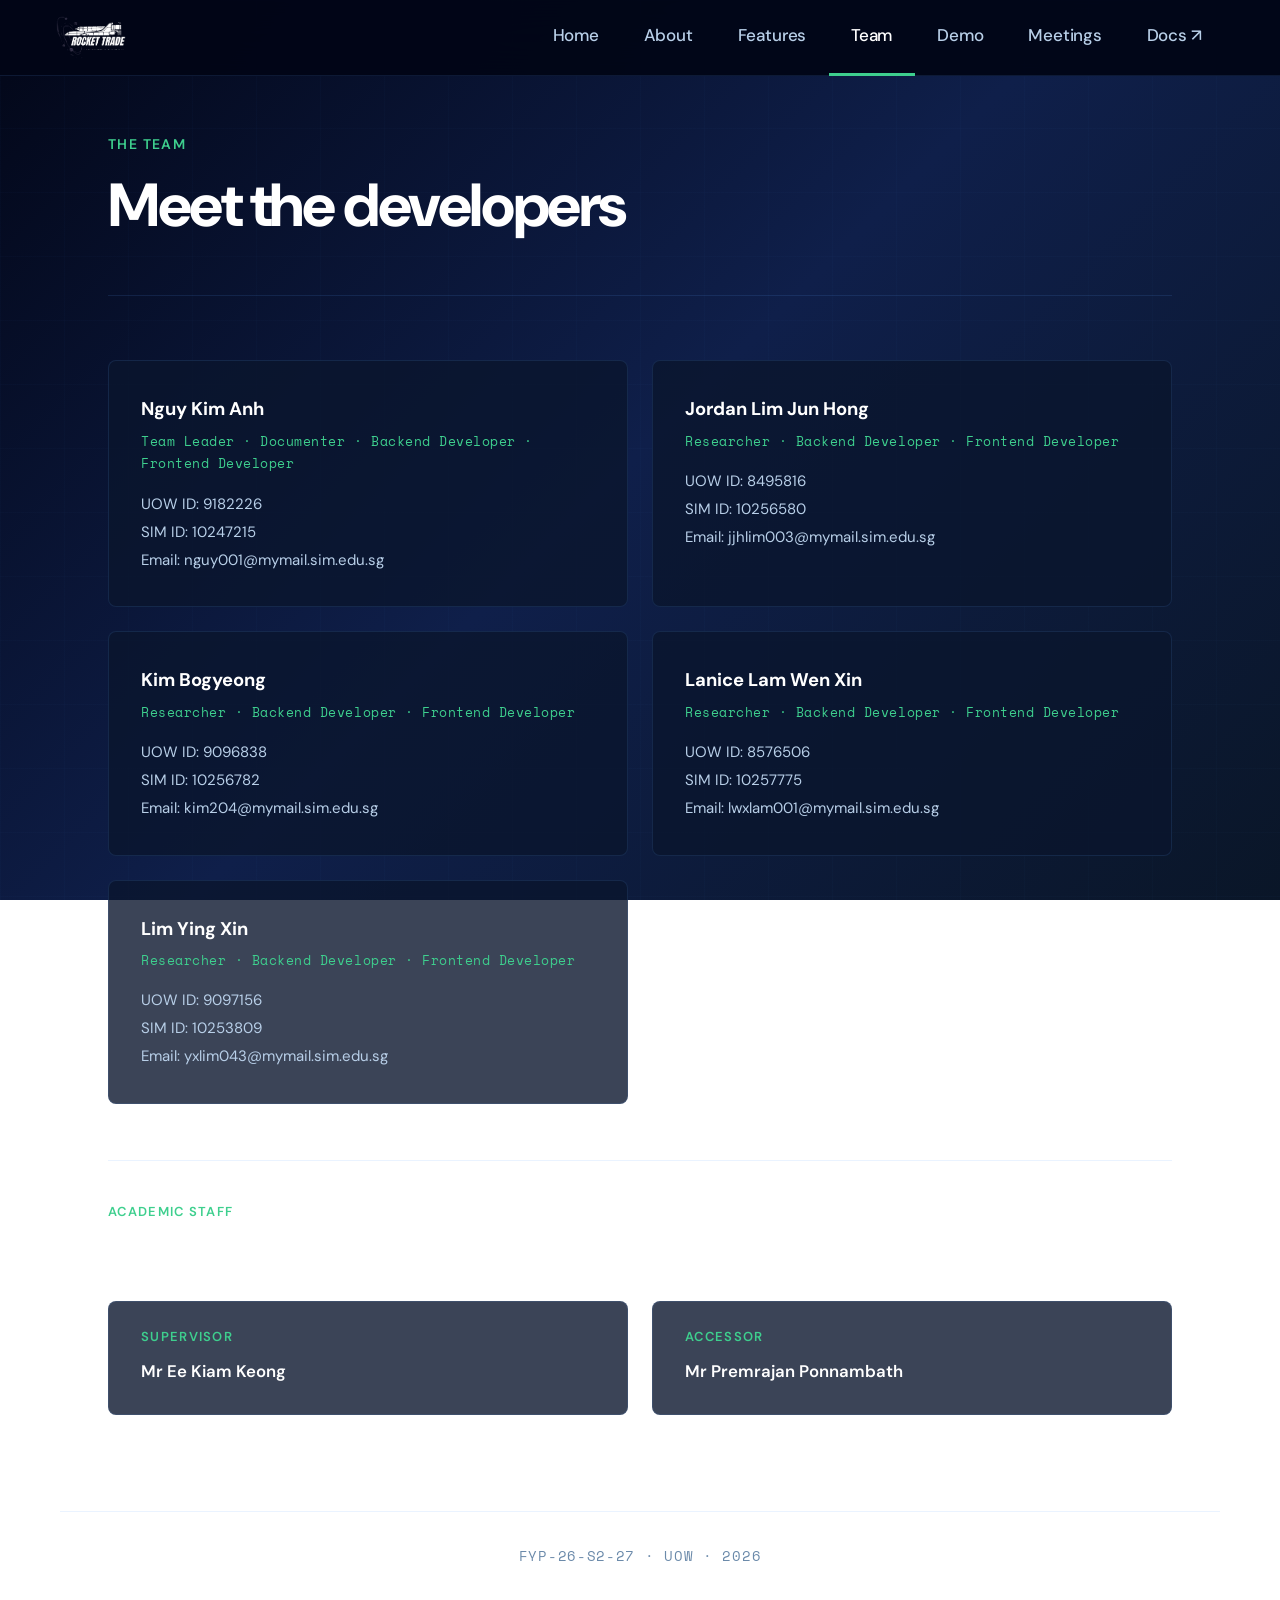
<file: team.html>
<!DOCTYPE html>
<html lang="en">

<head>
  <meta charset="UTF-8" />
  <meta name="viewport" content="width=device-width, initial-scale=1.0" />
  <title>Team | Rocket Trade</title>
  <link
    href="https://fonts.googleapis.com/css2?family=Space+Mono:wght@400;700&family=DM+Sans:wght@300;400;500;600;700&display=swap"
    rel="stylesheet" />
  <link rel="stylesheet" href="style.css" />
  <style>
    .team-grid {
      display: grid;
      grid-template-columns: repeat(2, 1fr);
      gap: 1.5rem;
      margin-bottom: 3.5rem;
    }

    .team-card {
      background: var(--surface);
      border: 1px solid var(--border);
      border-radius: 8px;
      padding: 2rem;
      transition: border-color 0.25s, background 0.25s, transform 0.25s;
    }

    .team-card:hover {
      border-color: var(--border2);
      background: var(--surface2);
      transform: translateY(-4px);
    }

    .team-name {
      font-size: 1.15rem;
      font-weight: 700;
      color: var(--text);
      margin-bottom: 4px;
    }

    .team-role {
      font-size: 13px;
      color: var(--accent);
      font-family: var(--mono);
      letter-spacing: 0.04em;
      margin-bottom: 1rem;
    }

    .team-desc {
      font-size: 15px;
      color: var(--text2);
      line-height: 1.85;
    }

    .sup-section {
      margin-top: 3.5rem;
      padding-top: 2.5rem;
      border-top: 1px solid var(--border);
    }

    .sup-row {
      display: grid;
      grid-template-columns: 1fr 1fr;
      gap: 1.5rem;
      margin-top: 1.25rem;
    }

    .sup-card {
      background: var(--surface);
      border: 1px solid var(--border);
      border-radius: 8px;
      padding: 1.5rem 2rem;
      transition: border-color 0.25s, transform 0.25s;
    }

    .sup-card:hover {
      border-color: var(--border2);
      transform: translateY(-3px);
    }

    .sup-name {
      font-size: 1.05rem;
      font-weight: 600;
      color: var(--text);
      margin-bottom: 4px;
    }

    .sup-role {
      font-size: 14px;
      color: var(--text2);
    }

    @media (max-width: 768px) {

      .team-grid,
      .sup-row {
        grid-template-columns: 1fr;
      }
    }
  </style>
</head>

<body>
  <nav>
    <a class="nav-logo" href="index.html">
      <img src="logo_cropped.png" alt="Rocket Trade Logo"
        style="height:44px;width:auto;max-width:160px;object-fit:contain;" />
    </a>
    <ul class="nav-links">
      <li><a href="index.html">Home</a></li>
      <li><a href="about.html">About</a></li>
      <li><a href="features.html">Features</a></li>
      <li><a href="team.html" class="active">Team</a></li>
      <li><a href="demo.html">Demo</a></li>
      <li><a href="meetings.html">Meetings</a></li>
      <li><a href="https://drive.google.com/drive/folders/1y5m9E-L5vZWqZJQW11HQRAY9qTn9efrv?usp=drive_link"
          target="_blank">Docs ↗</a>
      </li>
    </ul>
  </nav>

  <div class="page">
    <div class="page-header">
      <div class="page-eyebrow anim-fade-in">The Team</div>
      <h1 class="page-title anim-fade-up anim-d1">Meet the developers</h1>
    </div>

    <div class="team-grid">
      <div class="team-card anim-fade-up anim-d1">
        <div class="team-name">Nguy Kim Anh</div>
        <div class="team-role">Team Leader · Documenter · Backend Developer · Frontend Developer</div>
        <p class="team-desc">UOW ID: 9182226<br />SIM ID: 10247215<br />Email: nguy001@mymail.sim.edu.sg</p>
      </div>
      <div class="team-card anim-fade-up anim-d2">
        <div class="team-name">Jordan Lim Jun Hong</div>
        <div class="team-role">Researcher · Backend Developer · Frontend Developer</div>
        <p class="team-desc">UOW ID: 8495816<br />SIM ID: 10256580<br />Email: jjhlim003@mymail.sim.edu.sg</p>
      </div>
      <div class="team-card anim-fade-up anim-d3">
        <div class="team-name">Kim Bogyeong</div>
        <div class="team-role">Researcher · Backend Developer · Frontend Developer</div>
        <p class="team-desc">UOW ID: 9096838<br />SIM ID: 10256782<br />Email: kim204@mymail.sim.edu.sg</p>
      </div>
      <div class="team-card anim-fade-up anim-d4">
        <div class="team-name">Lanice Lam Wen Xin</div>
        <div class="team-role">Researcher · Backend Developer · Frontend Developer</div>
        <p class="team-desc">UOW ID: 8576506<br />SIM ID: 10257775<br />Email: lwxlam001@mymail.sim.edu.sg</p>
      </div>
      <div class="team-card anim-fade-up anim-d5">
        <div class="team-name">Lim Ying Xin</div>
        <div class="team-role">Researcher · Backend Developer · Frontend Developer</div>
        <p class="team-desc">UOW ID: 9097156<br />SIM ID: 10253809<br />Email: yxlim043@mymail.sim.edu.sg</p>
      </div>
    </div>

    <div class="sup-section">
      <div class="sec-label">Academic Staff</div>
      <h2 class="sec-title" style="margin-bottom:1.25rem">Supervisor &amp; Accessor</h2>
      <div class="sup-row">
        <div class="sup-card anim-fade-up anim-d1">
          <div class="sec-label" style="margin-bottom:0.5rem">Supervisor</div>
          <div class="sup-name">Mr Ee Kiam Keong</div>
          <!-- <div class="sup-role">Singapore Institute of Management</div> -->
        </div>
        <div class="sup-card anim-fade-up anim-d2">
          <div class="sec-label" style="margin-bottom:0.5rem">Accessor</div>
          <div class="sup-name">Mr Premrajan Ponnambath</div>
          <!-- <div class="sup-role">Singapore Institute of Management</div> -->
        </div>
      </div>
    </div>
  </div>

  <footer><span>FYP-26-S2-27 · UOW · 2026</span></footer>
</body>

</html>
</file>
<file: style.css>
*, *::before, *::after { box-sizing: border-box; margin: 0; padding: 0; }

:root {
  --bg: #020617;
  --surface: rgba(10,22,45,0.8);
  --surface2: rgba(16,32,60,0.9);
  --border: rgba(96,165,250,0.13);
  --border2: rgba(96,165,250,0.32);
  --accent: #3ecf8e;
  --accent-dim: rgba(62,207,142,0.09);
  --text: #ffffff;
  --text2: #b8cfe8;
  --text3: #6b8aaa;
  --mono: 'Space Mono', monospace;
  --sans: 'Inter', 'DM Sans', sans-serif;
  --red: #f87171;
  --blue: #60a5fa;
  --amber: #fbbf24;
  --nav-h: 76px;
}

html { scroll-behavior: smooth; }

body {
  background: linear-gradient(135deg, #020617 0%, #0f1f4a 50%, #0a1628 100%);
  background-attachment: fixed;
  color: var(--text);
  font-family: var(--sans);
  font-size: 18px;
  line-height: 1.75;
  overflow-x: hidden;
  min-height: 100vh;
}

body::before {
  content: '';
  position: fixed;
  inset: 0;
  background-image:
    linear-gradient(rgba(96,165,250,0.025) 1px, transparent 1px),
    linear-gradient(90deg, rgba(96,165,250,0.025) 1px, transparent 1px);
  background-size: 64px 64px;
  pointer-events: none;
  z-index: 0;
}

/* ══════════════════════════════
   NAV  — moomoo style: clean, large, bold
══════════════════════════════ */
nav {
  position: fixed;
  top: 0; left: 0; right: 0;
  z-index: 200;
  display: flex;
  align-items: center;
  justify-content: space-between;
  padding: 0 3.5rem;
  height: var(--nav-h);
  background: rgba(2,6,23,0.95);
  backdrop-filter: blur(20px);
  border-bottom: 1px solid var(--border);
}

.nav-logo {
  display: flex;
  align-items: center;
  gap: 12px;
  text-decoration: none;
  flex-shrink: 0;
}

.nav-logo img {
  height: 44px;
  width: auto;
  object-fit: contain;
}

.nav-logo-text {
  font-size: 20px;
  font-weight: 700;
  color: var(--text);
  letter-spacing: -0.01em;
}

.nav-links {
  display: flex;
  align-items: center;
  gap: 0;
  list-style: none;
}

.nav-links a {
  display: flex;
  align-items: center;
  padding: 0 1.4rem;
  height: var(--nav-h);
  font-size: 17px;
  font-weight: 500;
  color: var(--text2);
  text-decoration: none;
  letter-spacing: -0.01em;
  border-bottom: 3px solid transparent;
  transition: color 0.2s, border-color 0.2s;
  white-space: nowrap;
}

.nav-links a:hover { color: var(--text); }
.nav-links a.active { color: var(--text); border-bottom-color: var(--accent); }

/* ══════════════════════════════
   PAGE WRAPPER
══════════════════════════════ */
.page {
  position: relative;
  z-index: 1;
  max-width: 1160px;
  margin: 0 auto;
  padding: calc(var(--nav-h) + 3.5rem) 3rem 6rem;
}

.page-header {
  margin-bottom: 4rem;
  padding-bottom: 2.5rem;
  border-bottom: 1px solid var(--border);
}

.page-eyebrow {
  font-size: 14px;
  font-weight: 600;
  letter-spacing: 0.1em;
  color: var(--accent);
  text-transform: uppercase;
  margin-bottom: 1rem;
}

.page-title {
  font-size: clamp(2.4rem, 5vw, 3.8rem);
  font-weight: 800;
  letter-spacing: -0.04em;
  line-height: 1.1;
  margin-bottom: 1rem;
  color: var(--text);
}

.page-subtitle {
  font-size: 1.2rem;
  color: var(--text2);
  max-width: 640px;
  line-height: 1.8;
}

/* ══════════════════════════════
   SECTION LABELS
══════════════════════════════ */
.sec-label {
  font-size: 13px;
  font-weight: 600;
  letter-spacing: 0.1em;
  color: var(--accent);
  text-transform: uppercase;
  margin-bottom: 0.6rem;
}

.sec-title {
  font-size: clamp(1.8rem, 3.5vw, 2.6rem);
  font-weight: 800;
  letter-spacing: -0.03em;
  margin-bottom: 0.75rem;
  color: var(--text);
  line-height: 1.15;
}

.sec-desc {
  font-size: 1.05rem;
  color: var(--text2);
  max-width: 660px;
  line-height: 1.85;
  margin-bottom: 2.5rem;
}

/* ══════════════════════════════
   CARDS
══════════════════════════════ */
.card {
  background: var(--surface);
  border: 1px solid var(--border);
  border-radius: 12px;
  padding: 2rem;
  backdrop-filter: blur(6px);
  transition: border-color 0.25s, transform 0.3s, box-shadow 0.3s;
}

.card:hover {
  border-color: var(--border2);
  transform: translateY(-5px);
  box-shadow: 0 20px 40px rgba(0,0,0,0.3);
}

.card-label {
  font-size: 12px;
  font-weight: 700;
  letter-spacing: 0.1em;
  color: var(--accent);
  text-transform: uppercase;
  margin-bottom: 0.75rem;
}

/* ══════════════════════════════
   TAGS
══════════════════════════════ */
.tag {
  display: inline-block;
  font-family: var(--mono);
  font-size: 12px;
  color: var(--accent);
  background: var(--accent-dim);
  border: 1px solid rgba(62,207,142,0.25);
  padding: 5px 13px;
  border-radius: 4px;
}
.tag.blue  { color: var(--blue);  background: rgba(96,165,250,0.08);  border-color: rgba(96,165,250,0.25); }
.tag.amber { color: var(--amber); background: rgba(251,191,36,0.08);  border-color: rgba(251,191,36,0.25); }
.tag.red   { color: var(--red);   background: rgba(248,113,113,0.08); border-color: rgba(248,113,113,0.25); }
.tag-row   { display: flex; flex-wrap: wrap; gap: 8px; margin-top: 1.25rem; }

/* ══════════════════════════════
   TICKER
══════════════════════════════ */
.ticker-wrap {
  overflow: hidden;
  border-top: 1px solid var(--border);
  border-bottom: 1px solid var(--border);
  background: rgba(10,22,40,0.5);
  padding: 0.75rem 0;
  margin-bottom: 3rem;
}
.ticker-track {
  display: flex; gap: 3.5rem;
  animation: ticker 26s linear infinite;
  white-space: nowrap;
}
.ticker-item { font-family: var(--mono); font-size: 14px; color: var(--text3); letter-spacing: 0.05em; }
.ticker-item span { color: var(--accent); }
@keyframes ticker { from { transform: translateX(0); } to { transform: translateX(-50%); } }

/* ══════════════════════════════
   SCROLL REVEAL ANIMATIONS
══════════════════════════════ */
.reveal {
  opacity: 0;
  transform: translateY(36px);
  transition: opacity 0.7s ease, transform 0.7s ease;
}
.reveal.visible {
  opacity: 1;
  transform: translateY(0);
}
.reveal-left {
  opacity: 0;
  transform: translateX(-36px);
  transition: opacity 0.7s ease, transform 0.7s ease;
}
.reveal-left.visible { opacity: 1; transform: translateX(0); }
.reveal-right {
  opacity: 0;
  transform: translateX(36px);
  transition: opacity 0.7s ease, transform 0.7s ease;
}
.reveal-right.visible { opacity: 1; transform: translateX(0); }

.delay-1 { transition-delay: 0.1s; }
.delay-2 { transition-delay: 0.2s; }
.delay-3 { transition-delay: 0.3s; }
.delay-4 { transition-delay: 0.4s; }
.delay-5 { transition-delay: 0.5s; }

/* ══════════════════════════════
   FOOTER
══════════════════════════════ */
footer {
  position: relative; z-index: 1;
  border-top: 1px solid var(--border);
  padding: 2rem 3.5rem;
  max-width: 1160px;
  margin: 0 auto;
  display: flex;
  align-items: center;
  justify-content: center;
}
footer span { font-family: var(--mono); font-size: 14px; color: var(--text3); letter-spacing: 0.05em; }

/* ══════════════════════════════
   GRIDS
══════════════════════════════ */
.grid-2 { display: grid; grid-template-columns: 1fr 1fr; gap: 1.5rem; }
.grid-3 { display: grid; grid-template-columns: repeat(3,1fr); gap: 1.5rem; }

/* ══════════════════════════════
   RESPONSIVE
══════════════════════════════ */
@media (max-width: 960px) {
  nav { padding: 0 1.5rem; }
  .nav-links a { padding: 0 0.9rem; font-size: 15px; }
  .nav-logo-text { display: none; }
  .page { padding-left: 1.5rem; padding-right: 1.5rem; }
}
@media (max-width: 640px) {
  .grid-2, .grid-3 { grid-template-columns: 1fr; }
  footer { padding: 1.5rem; }
}

/* Shared scroll reveal script added at bottom of each page */
</file>
